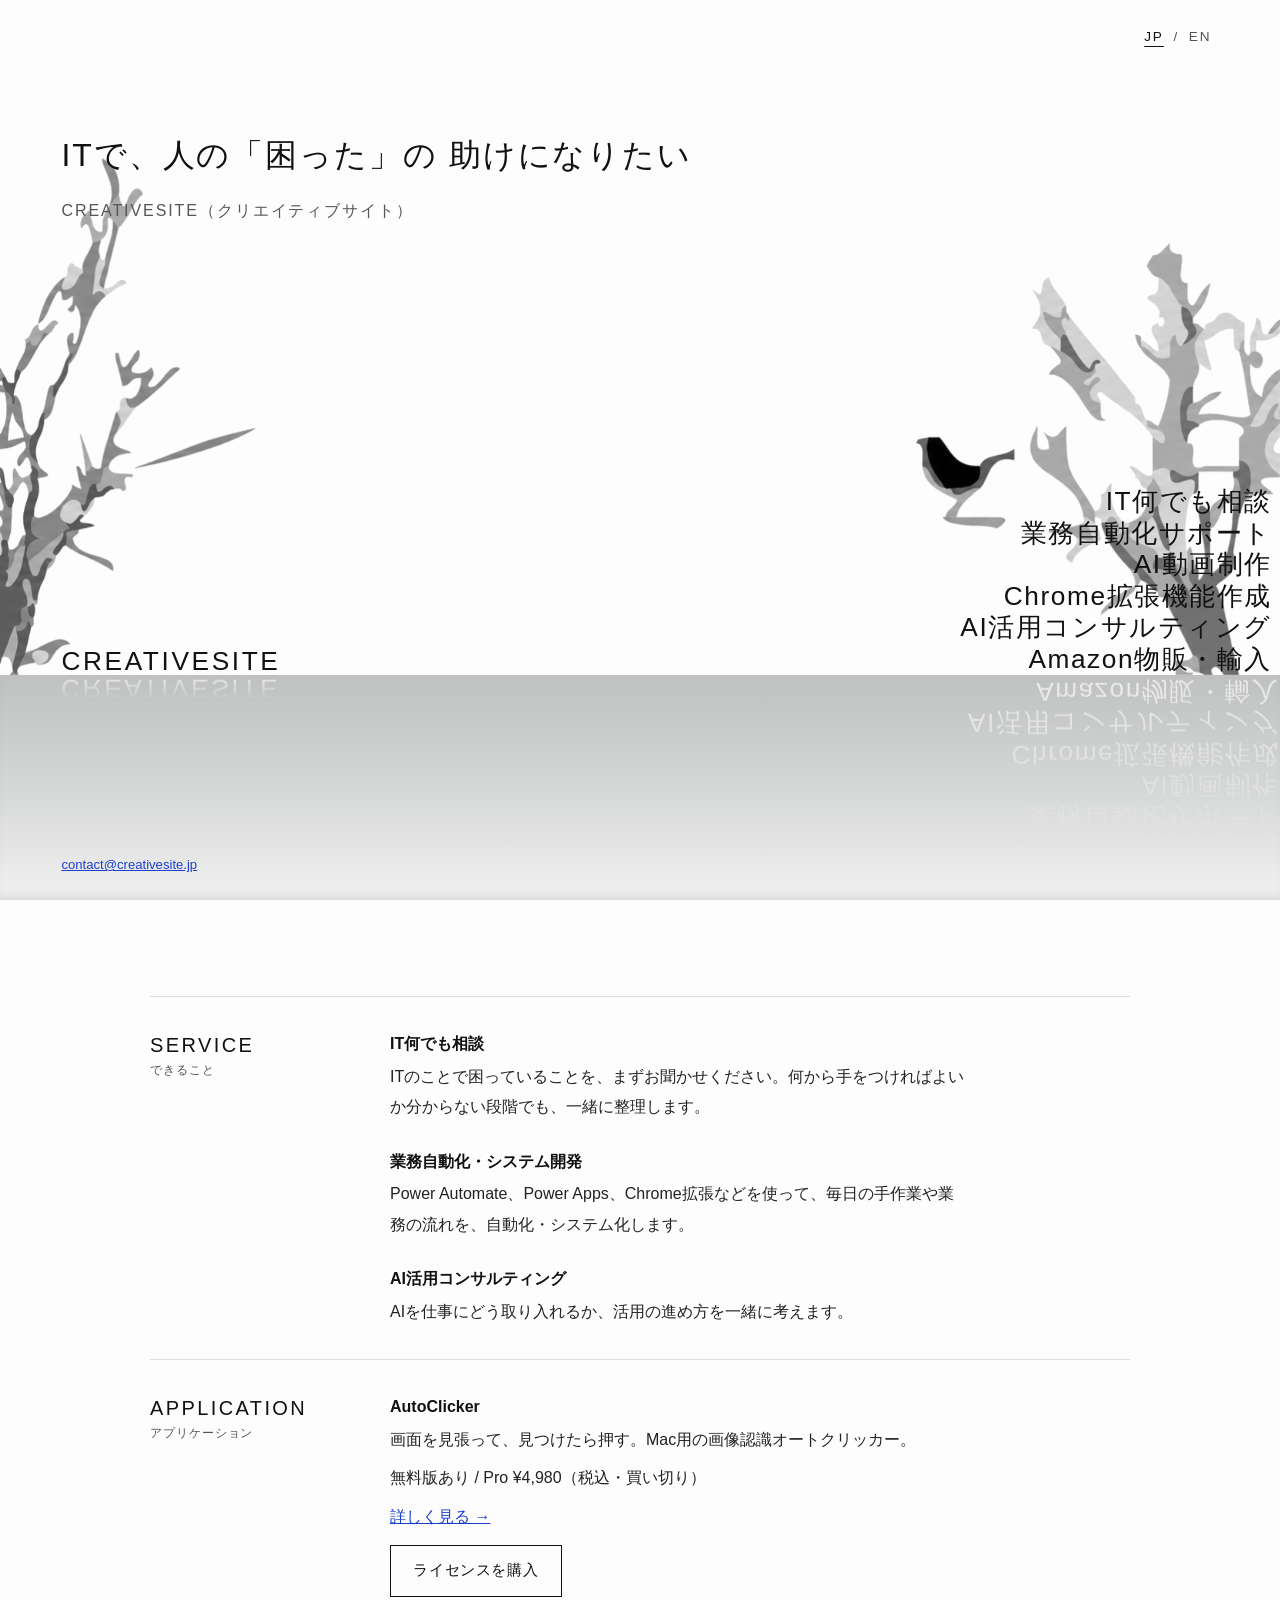
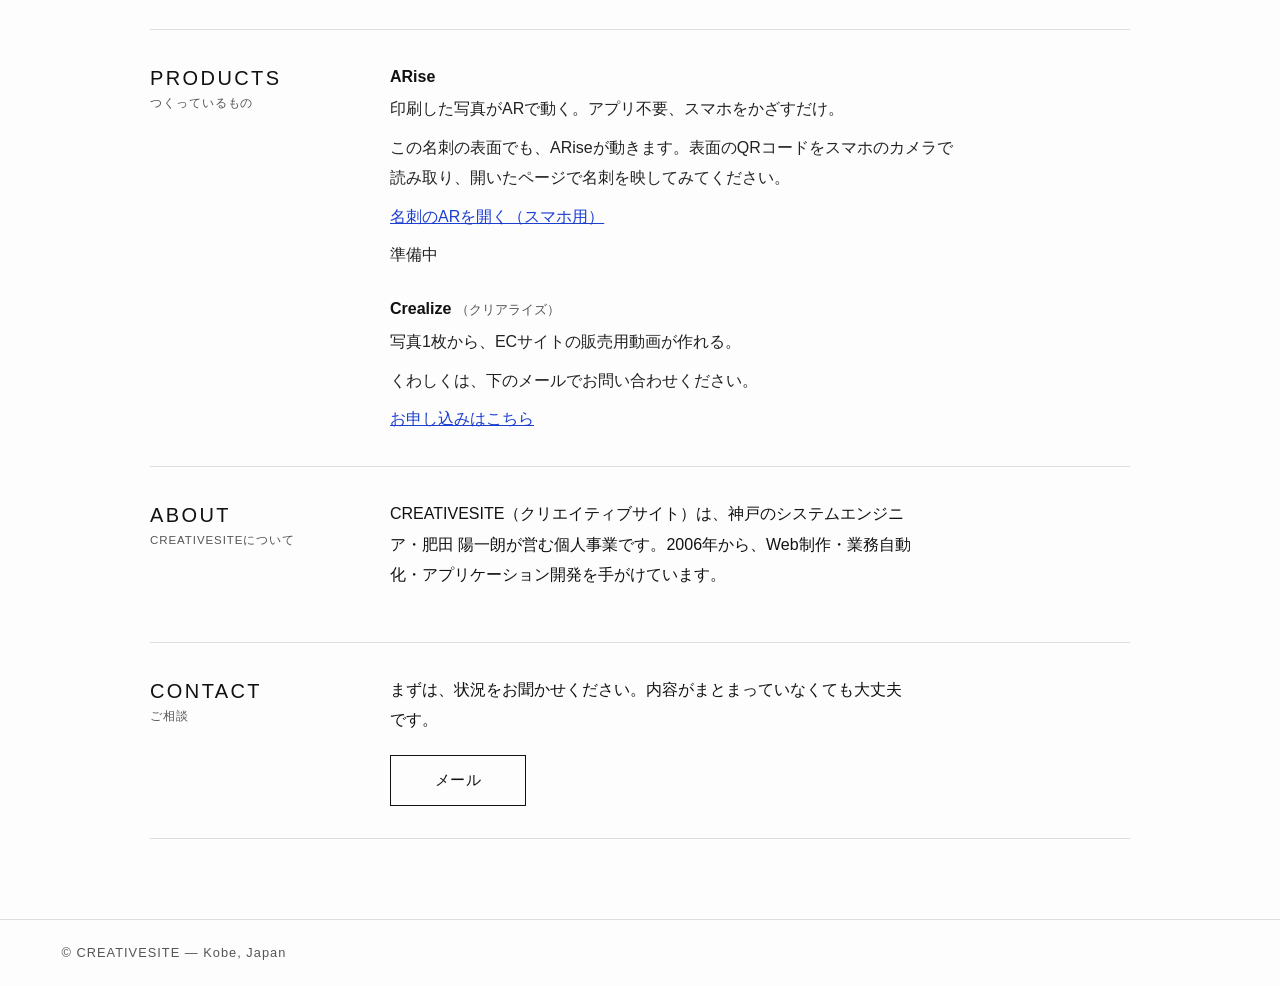
<file: index.html>
<!doctype html>
<html lang="ja">
<head>
<meta charset="utf-8">
<meta name="viewport" content="width=device-width, initial-scale=1">
<!-- Google tag (gtag.js) -->
<script async src="https://www.googletagmanager.com/gtag/js?id=G-5VR844BE9Q"></script>
<script>
  window.dataLayer = window.dataLayer || [];
  function gtag(){dataLayer.push(arguments);}
  gtag('js', new Date());
  gtag('config', 'G-5VR844BE9Q');
</script>
<title>CREATIVESITE（クリエイティブサイト）｜IT相談・業務自動化・AI活用</title>
<meta name="description" content="ITで、人の「困った」の助けになりたい。神戸のIT個人事業。IT何でも相談、業務自動化・システム開発（Power Automate・Power Apps・Chrome拡張）、AI活用コンサルティング。">
<meta name="theme-color" content="#fdfdfd">
<meta property="og:type" content="website">
<meta property="og:locale" content="ja_JP">
<meta property="og:site_name" content="CREATIVESITE">
<meta property="og:title" content="CREATIVESITE（クリエイティブサイト）">
<meta property="og:description" content="ITで、人の「困った」の助けになりたい。">
<meta property="og:url" content="https://www.creativesite.jp/">
<link rel="canonical" href="https://www.creativesite.jp/">
<link rel="icon" href="data:image/svg+xml,%3Csvg xmlns='http://www.w3.org/2000/svg' viewBox='0 0 32 32'%3E%3Crect width='32' height='32' fill='%23fdfdfd'/%3E%3Crect y='20' width='32' height='12' fill='%23c4c5c5'/%3E%3Ctext x='16' y='19' font-family='Arial' font-size='17' font-weight='300' text-anchor='middle' fill='%23111'%3EC%3C/text%3E%3C/svg%3E">
<link rel="stylesheet" href="/assets/i18n.css">
<style>
  :root {
    --paper: #fdfdfd;
    --ink: #111;
    --sub: #555;
    --rule: #dcdddd;
    --floor-top: #bfc0c0;
    --floor-bottom: #f1f1f1;
    --link: #1c3fd0;
    --gutter: clamp(1.25rem, 4.8vw, 6rem);
    --horizon: 25%;

    --thin: "Helvetica Neue", "Segoe UI", "Avenir Next", Helvetica, Arial, "Hiragino Sans", "Yu Gothic", sans-serif;
    --jp: "Hiragino Sans", "Hiragino Kaku Gothic ProN", "Yu Gothic", "YuGothic", "Noto Sans JP", Meiryo, sans-serif;
  }

  *, *::before, *::after { box-sizing: border-box; }
  html { -webkit-text-size-adjust: 100%; }
  body { margin: 0; background: var(--paper); color: var(--ink); font-family: var(--jp); line-height: 1.9; }
  a { color: var(--link); }
  :focus-visible { outline: 3px solid #e0a800; outline-offset: 3px; }

  /* ---------- 1画面目: 白い空と、灰色の床に映る文字 ---------- */
  .stage {
    position: relative;
    height: 100vh;
    height: 100svh;
    min-height: 600px;
    overflow: hidden;
    background: var(--paper);
  }

  /* 背景の木と小鳥(床の上端に立つ。文字より後ろ) */
  .tree {
    position: absolute; bottom: var(--horizon); z-index: 0; width: auto; max-width: none;
    pointer-events: none; user-select: none;
    animation: appear 1.6s ease-out .2s both;
  }
  .tree.left  { left: 0;  height: 57.5vh; height: 57.5svh; }
  .tree.right { right: 0; height: 48vh; height: 48svh; }
  .floor {
    position: absolute; inset: auto 0 0 0; height: var(--horizon);
    background: linear-gradient(180deg, var(--floor-top) 0%, #d8d9d9 55%, var(--floor-bottom) 100%);
    box-shadow: inset 0 -10px 14px -10px rgba(0, 0, 0, .18);
  }

  .tagline {
    position: absolute; left: var(--gutter); top: clamp(3rem, 16vh, 8rem); margin: 0;
    font-family: var(--jp); font-weight: 300;
    font-size: clamp(1.02rem, 2.6vw, 2rem); line-height: 1.7; letter-spacing: .06em;
  }
  .tagline span { display: inline-block; }
  .tagline small { display: block; margin-top: .9rem; font-size: .5em; letter-spacing: .12em; color: var(--sub); }

  .thin {
    font-family: var(--thin); font-weight: 300; text-transform: uppercase;
    font-size: clamp(.95rem, 2.05vw, 1.9rem); letter-spacing: .1em; line-height: 1.02;
  }
  .mark { position: absolute; bottom: var(--horizon); margin: 0; }
  .mark.left  { left: var(--gutter); }
  .mark.right { right: 0; text-align: right; padding-right: max(.5rem, calc(var(--gutter) * .1)); }
  .mark ul { margin: 0; padding: 0; list-style: none; }

  /* 床に映った文字(上下を反転して、下へ向けて消える) */
  .mark .refl {
    position: absolute; left: 0; right: 0; top: 100%;
    transform: scaleY(-1);
    color: #fff;
    -webkit-mask-image: linear-gradient(to top, rgba(0,0,0,.7), transparent 92%);
            mask-image: linear-gradient(to top, rgba(0,0,0,.7), transparent 92%);
    pointer-events: none; user-select: none;
    animation: appear 1.4s ease-out .3s both;
  }
  @keyframes appear { from { opacity: 0; } to { opacity: 1; } }

  .mail {
    position: absolute; left: var(--gutter); bottom: clamp(.9rem, 3vh, 1.6rem); margin: 0;
    font-family: var(--thin); font-size: .82rem; line-height: 1.4;
  }

  /* ---------- 2画面目以降: 内容 ---------- */
  .info { width: min(980px, 100% - 2.5rem); margin: 0 auto; padding: clamp(3rem, 9vw, 6rem) 0 clamp(3rem, 8vw, 5rem); }
  .sec { display: grid; grid-template-columns: minmax(9rem, 13rem) 1fr; column-gap: 2rem; padding: 2rem 0; border-top: 1px solid var(--rule); }
  .sec:last-child { border-bottom: 1px solid var(--rule); }
  .sec h2 {
    margin: 0; font-family: var(--thin); font-weight: 300; text-transform: uppercase;
    font-size: 1.25rem; letter-spacing: .12em; line-height: 1.6;
  }
  .sec h2 small { display: block; font-family: var(--jp); font-size: .72rem; letter-spacing: .08em; color: var(--sub); text-transform: none; }
  dl { margin: 0; }
  dl > div + div { margin-top: 1.5rem; }
  dt { font-weight: 600; }
  dt small { font-weight: 400; color: var(--sub); }
  dd { margin: .15rem 0 0; max-width: 36em; color: #222; }
  dd p { margin: 0; }
  dd p + p { margin-top: .5rem; }
  p, dd { line-break: strict; text-wrap: pretty; }

  .links { display: flex; flex-wrap: wrap; gap: .7rem; margin: 0; padding: 0; list-style: none; }
  .links a {
    display: inline-block; padding: .65rem 1.4rem; min-width: 8.5rem; text-align: center;
    color: var(--ink); text-decoration: none; border: 1px solid var(--ink);
    font-size: .95rem; letter-spacing: .04em;
    transition: background-color .15s, color .15s;
  }
  .links a:hover { background: var(--ink); color: #fff; }
  .soon { display: inline-block; padding: .65rem 1.4rem; min-width: 8.5rem; text-align: center; border: 1px dashed #aaa; color: #777; font-size: .95rem; cursor: not-allowed; }
  .soon small { display: block; font-size: .72rem; letter-spacing: .08em; }
  dd .links { margin-top: .8rem; }
  .contact-note { margin: 0 0 1.2rem; max-width: 34em; }

  footer { border-top: 1px solid var(--rule); padding: 1.3rem var(--gutter); font-family: var(--thin); font-weight: 300; font-size: .8rem; letter-spacing: .08em; color: var(--sub); }
  footer p { margin: 0; }

  /* ---------- 言語切り替え(ボタンの見た目は /assets/i18n.css) ---------- */
  .stage .lang { position: absolute; top: clamp(.6rem, 2.4vh, 1.4rem); right: var(--gutter); z-index: 2; }
  html[lang="en"] .tagline { font-family: var(--thin); }
  html[lang="en"] .tagline { letter-spacing: .03em; }
  html[lang="en"] dd { color: #333; }
  /* 日本語のサービス一覧: 行間を少し広げ、英字は大文字にしない */
  html[lang="ja"] .mark.right { text-transform: none; letter-spacing: .06em; line-height: 1.2; }

  @media (max-width: 720px) {
    .sec { grid-template-columns: 1fr; row-gap: 1rem; }
    .thin { letter-spacing: .05em; font-size: clamp(.8rem, 3.6vw, 1rem); }
    :root { --horizon: 27%; }
    .tree.left  { height: min(255px, 34svh); }
    .tree.right { height: min(212px, 28svh); }
  }
  @media (prefers-reduced-motion: reduce) {
    .mark .refl, .tree { animation: none; }
    .links a { transition: none; }
  }
</style>
</head>
<body>

<header class="stage">
  <img class="tree left" src="/assets/tree-left.png" width="332" height="672" alt="" aria-hidden="true" decoding="async">
  <img class="tree right" src="/assets/tree-right-bird.png" width="474" height="562" alt="" aria-hidden="true" decoding="async">

  <div class="lang" data-lang-switch></div>

  <p class="tagline" data-i18n="tagline"><span>ITで、人の「困った」の</span> <span>助けになりたい</span><small>CREATIVESITE（クリエイティブサイト）</small></p>

  <div class="floor" aria-hidden="true"></div>

  <h1 class="mark left thin" aria-label="CREATIVESITE（クリエイティブサイト）" data-i18n-attr="aria-label:h1">
    <span data-flap>CREATIVESITE</span>
    <span class="refl" aria-hidden="true" data-flap>CREATIVESITE</span>
  </h1>

  <div class="mark right thin">
    <ul data-i18n="hero.list">
      <li>IT何でも相談</li>
      <li>業務自動化サポート</li>
      <li>AI動画制作</li>
      <li>Chrome拡張機能作成</li>
      <li>AI活用コンサルティング</li>
      <li>Amazon物販・輸入</li>
    </ul>
    <ul class="refl" aria-hidden="true" data-i18n="hero.list">
      <li>IT何でも相談</li>
      <li>業務自動化サポート</li>
      <li>AI動画制作</li>
      <li>Chrome拡張機能作成</li>
      <li>AI活用コンサルティング</li>
      <li>Amazon物販・輸入</li>
    </ul>
  </div>

  <p class="mail"><a href="mailto:contact@creativesite.jp" data-flap>contact@creativesite.jp</a></p>
</header>

<main class="info">

  <section class="sec" aria-labelledby="service">
    <h2 id="service" data-i18n="svc.h">Service<small>できること</small></h2>
    <dl>
      <div>
        <dt data-i18n="svc.1.t">IT何でも相談</dt>
        <dd><p data-i18n="svc.1.d">ITのことで困っていることを、まずお聞かせください。何から手をつければよいか分からない段階でも、一緒に整理します。</p></dd>
      </div>
      <div>
        <dt data-i18n="svc.2.t">業務自動化・システム開発</dt>
        <dd><p data-i18n="svc.2.d">Power Automate、Power Apps、Chrome拡張などを使って、毎日の手作業や業務の流れを、自動化・システム化します。</p></dd>
      </div>
      <div>
        <dt data-i18n="svc.3.t">AI活用コンサルティング</dt>
        <dd><p data-i18n="svc.3.d">AIを仕事にどう取り入れるか、活用の進め方を一緒に考えます。</p></dd>
      </div>
    </dl>
  </section>

  <section class="sec" aria-labelledby="application">
    <h2 id="application" data-i18n="app.h">Application<small>アプリケーション</small></h2>
    <dl>
      <div>
        <dt data-flap>AutoClicker</dt>
        <dd>
          <p data-i18n="app.ac.d">画面を見張って、見つけたら押す。Mac用の画像認識オートクリッカー。</p>
          <p data-i18n="app.ac.price">無料版あり / Pro ¥4,980（税込・買い切り）</p>
          <p><a href="/autoclicker/" data-i18n="app.ac.more">詳しく見る →</a></p>
          <ul class="links">
            <li><a href="/autoclicker/#plans" data-i18n="app.ac.buy">ライセンスを購入</a></li>
          </ul>
        </dd>
      </div>
    </dl>
  </section>

  <section class="sec" aria-labelledby="products">
    <h2 id="products" data-i18n="prd.h">Products<small>つくっているもの</small></h2>
    <dl>
      <div>
        <dt data-flap>ARise</dt>
        <dd>
          <p data-i18n="prd.ar.d">印刷した写真がARで動く。アプリ不要、スマホをかざすだけ。</p>
          <p data-i18n="prd.ar.card">この名刺の表面でも、ARiseが動きます。表面のQRコードをスマホのカメラで読み取り、開いたページで名刺を映してみてください。</p>
          <p><a href="https://ar.creativesite.jp/" data-i18n="prd.ar.link">名刺のARを開く（スマホ用）</a></p>
          <p data-i18n="prd.ar.soon">準備中</p>
        </dd>
      </div>
      <div>
        <dt data-i18n="prd.cr.t">Crealize <small>（クリアライズ）</small></dt>
        <dd>
          <p data-i18n="prd.cr.d">写真1枚から、ECサイトの販売用動画が作れる。</p>
          <p data-i18n="prd.cr.ask">くわしくは、下のメールでお問い合わせください。</p>
          <p><a href="https://creativesite.jp/crealize/apply/" data-i18n="prd.cr.apply">お申し込みはこちら</a></p>
        </dd>
      </div>
    </dl>
  </section>

  <section class="sec" aria-labelledby="about">
    <h2 id="about" data-i18n="abt.h">About<small>CREATIVESITEについて</small></h2>
    <div>
      <p class="contact-note" data-i18n="abt.d">CREATIVESITE（クリエイティブサイト）は、神戸のシステムエンジニア・肥田 陽一朗が営む個人事業です。2006年から、Web制作・業務自動化・アプリケーション開発を手がけています。</p>
    </div>
  </section>

  <section class="sec" aria-labelledby="contact">
    <h2 id="contact" data-i18n="cnt.h">Contact<small>ご相談</small></h2>
    <div>
      <p class="contact-note" data-i18n="cnt.d">まずは、状況をお聞かせください。内容がまとまっていなくても大丈夫です。</p>
      <ul class="links">
        <li><a href="mailto:contact@creativesite.jp" data-i18n="cnt.mail">メール</a></li>
      </ul>
    </div>
  </section>

</main>

<footer>
  <p data-flap>&copy; CREATIVESITE &mdash; Kobe, Japan</p>
</footer>

<script>
/* 英語の文章(日本語はページに書かれている内容をそのまま使う) */
window.I18N_EN = {
  title: 'CREATIVESITE | IT Consulting, Business Automation & AI Adoption',
  desc: 'CREATIVESITE is a solo-operated IT practice in Kobe, Japan. IT consulting, business automation with Power Automate / Power Apps, and AI adoption support for small businesses and solopreneurs.',
  h1: 'CREATIVESITE',
  'hero.list': '<li>IT Consulting</li><li>Automation Support</li><li>AI Video Production</li><li>Chrome Extension Development</li><li>AI Consulting</li><li>Amazon Retail &amp; Import</li>',
  tagline: '<span>We want to help people</span> <span>out of their IT troubles.</span><small>CREATIVESITE — Kobe, Japan</small>',
  'svc.h': 'Services<small>What we do</small>',
  'svc.1.t': 'IT Consulting',
  'svc.1.d': 'Tell us what is troubling you about IT. Even if you do not yet know where to start, we will work through it together and map out the next steps.',
  'svc.2.t': 'Business Automation &amp; System Development',
  'svc.2.d': 'Using tools such as Power Automate, Power Apps, and Chrome extensions, we automate and systematize everyday manual work and business workflows.',
  'svc.3.t': 'AI Adoption Consulting',
  'svc.3.d': 'We help you work out how to bring AI into your work, and how to move adoption forward in a practical way.',
  'app.h': 'Application<small>Our app</small>',
  'app.ac.d': 'An image-recognition auto clicker for Mac — it watches the screen and clicks when it finds what you are looking for.',
  'app.ac.price': 'Free version available / Pro ¥4,980 (tax incl., one-time purchase)',
  'app.ac.more': 'Learn more →',
  'app.ac.buy': 'Buy a license',
  'prd.h': 'Products<small>What we are building</small>',
  'prd.ar.d': 'Printed photos come alive in AR. No app required — just hold up your smartphone.',
  'prd.ar.card': 'ARise also works on the front of this business card. Scan the QR code on the front with your smartphone camera, then point the camera at the card on the page that opens.',
  'prd.ar.link': 'Open the business card AR (for smartphones)',
  'prd.ar.soon': 'Coming soon',
  'prd.cr.t': 'Crealize',
  'prd.cr.d': 'Create e-commerce sales videos from a single photo.',
  'prd.cr.ask': 'For details, please contact us by email below.',
  'prd.cr.apply': 'Apply here (Japanese)',
  'abt.h': 'About<small>Who we are</small>',
  'abt.d': 'CREATIVESITE is a sole proprietorship operated by Yoichiro Hida, a systems engineer based in Kobe, Japan, providing web production, business automation, and application development services since 2006.',
  'cnt.h': 'Contact<small>Get in touch</small>',
  'cnt.d': 'First, tell us about your situation — it is fine if your ideas are not yet organized.',
  'cnt.mail': 'Email'
};
</script>
<script src="/assets/i18n.js"></script>

</body>
</html>
</file>
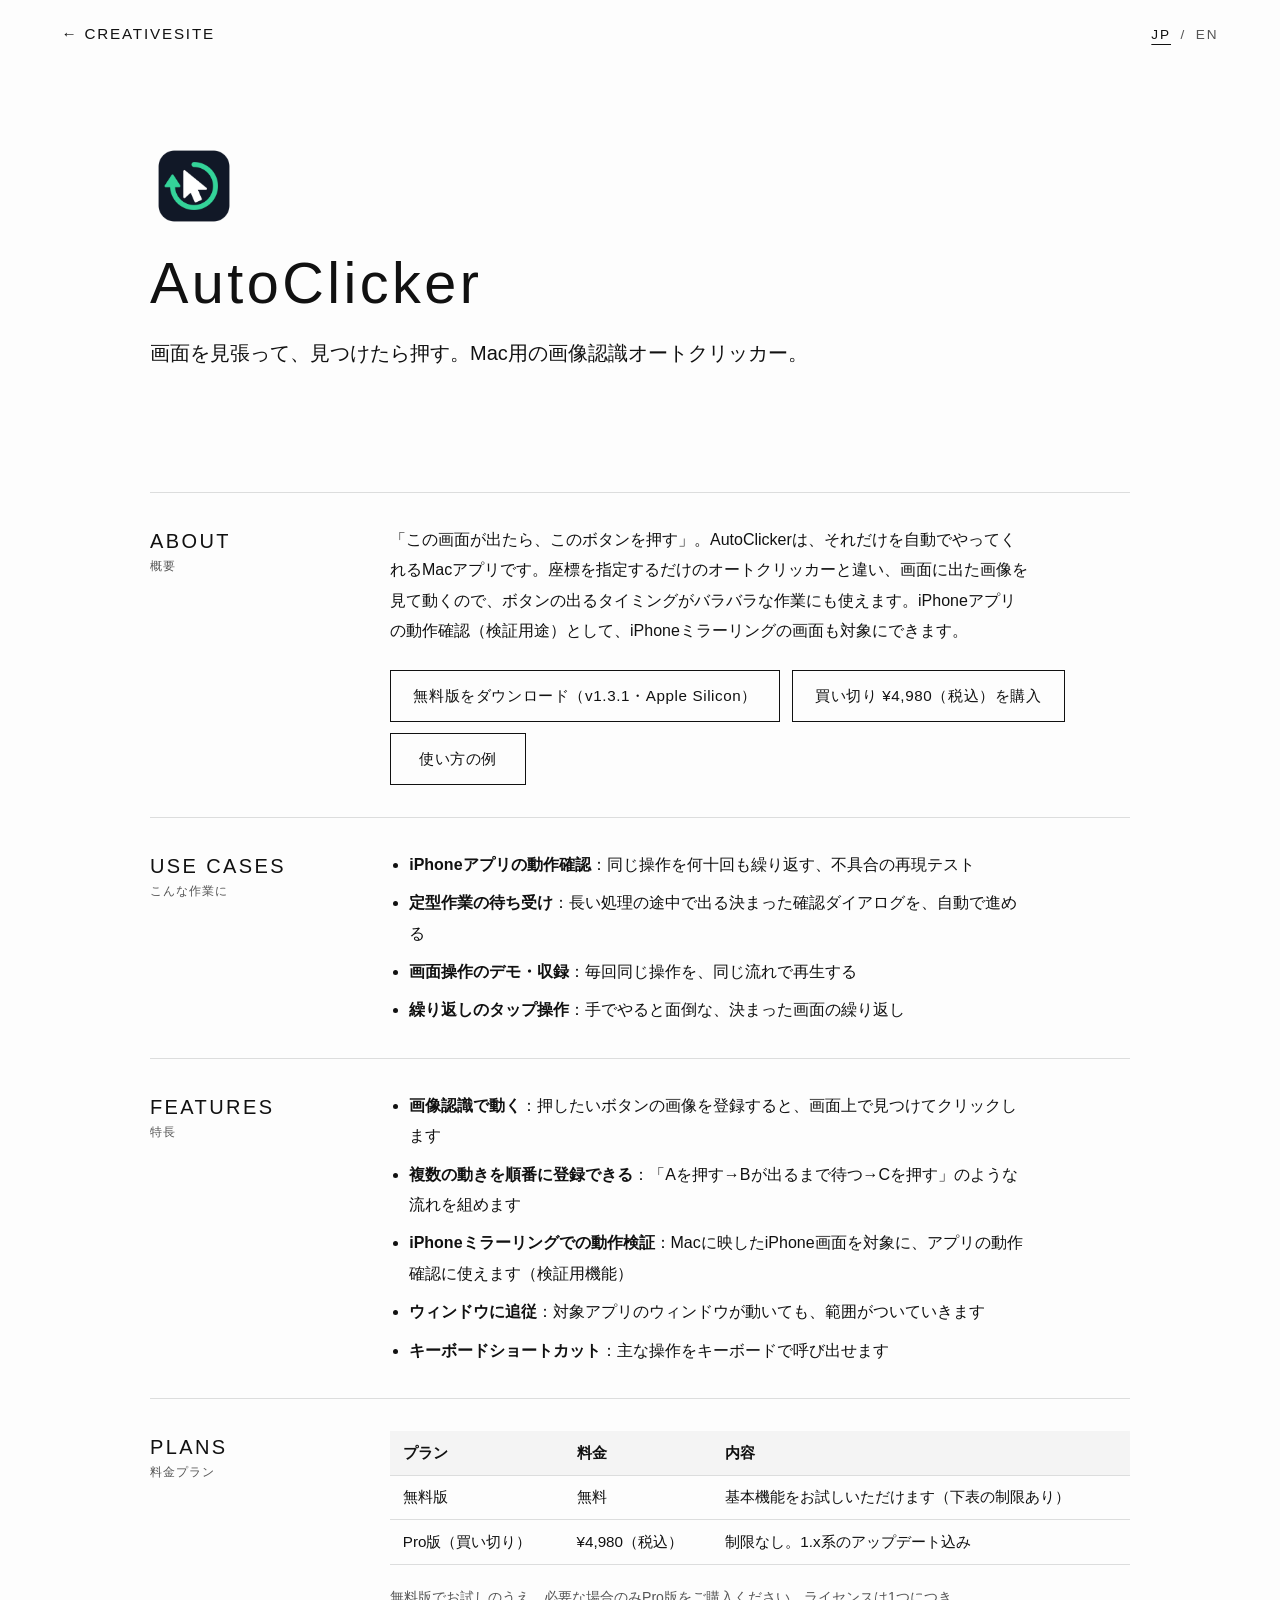
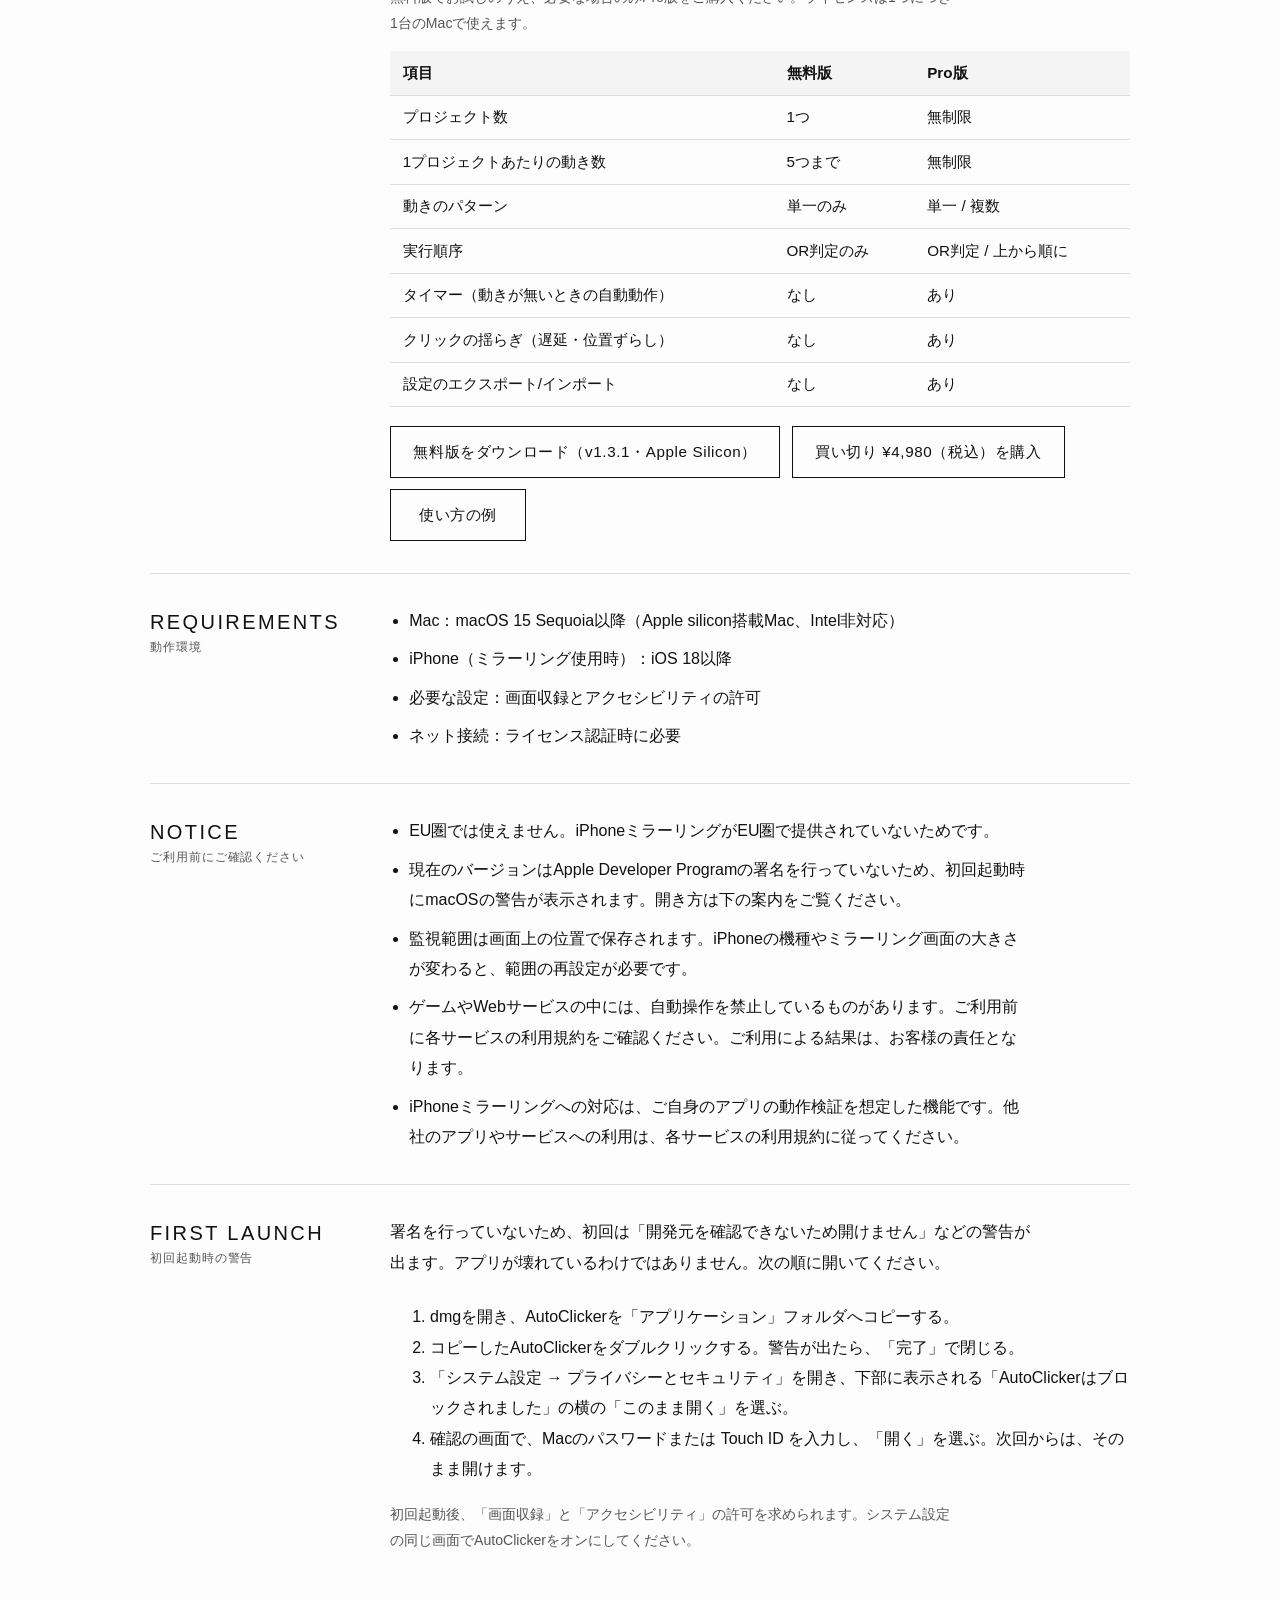
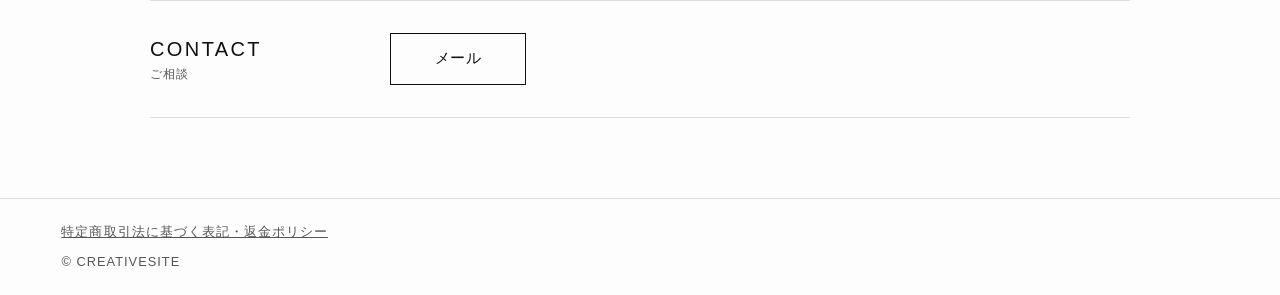
<file: autoclicker/index.html>
<!doctype html>
<html lang="ja">
<head>
<meta charset="utf-8">
<meta name="viewport" content="width=device-width, initial-scale=1">
<!-- Google tag (gtag.js) -->
<script async src="https://www.googletagmanager.com/gtag/js?id=G-5VR844BE9Q"></script>
<script>
  window.dataLayer = window.dataLayer || [];
  function gtag(){dataLayer.push(arguments);}
  gtag('js', new Date());
  gtag('config', 'G-5VR844BE9Q');
</script>
<title>AutoClicker｜画像認識オートクリッカー（Mac）｜CREATIVESITE</title>
<meta name="description" content="画面を見張って、見つけたら押す。Mac用の画像認識オートクリッカー AutoClicker。無料版あり、Pro版は買い切り¥4,980（税込）。">
<meta name="theme-color" content="#fdfdfd">
<meta property="og:type" content="website">
<meta property="og:locale" content="ja_JP">
<meta property="og:site_name" content="CREATIVESITE">
<meta property="og:title" content="AutoClicker｜CREATIVESITE">
<meta property="og:description" content="画面を見張って、見つけたら押す。Mac用の画像認識オートクリッカー。">
<meta property="og:url" content="https://www.creativesite.jp/autoclicker/">
<link rel="canonical" href="https://www.creativesite.jp/autoclicker/">
<link rel="icon" type="image/png" href="/autoclicker/favicon.png">
<link rel="apple-touch-icon" href="/autoclicker/apple-touch-icon.png">
<meta property="og:image" content="https://www.creativesite.jp/autoclicker/icon-512.png">
<link rel="stylesheet" href="/assets/i18n.css">
<style>
  :root {
    --paper: #fdfdfd;
    --ink: #111;
    --sub: #555;
    --rule: #dcdddd;
    --floor-top: #bfc0c0;
    --floor-bottom: #f1f1f1;
    --link: #1c3fd0;
    --gutter: clamp(1.25rem, 4.8vw, 6rem);
    --horizon: 25%;

    --thin: "Helvetica Neue", "Segoe UI", "Avenir Next", Helvetica, Arial, "Hiragino Sans", "Yu Gothic", sans-serif;
    --jp: "Hiragino Sans", "Hiragino Kaku Gothic ProN", "Yu Gothic", "YuGothic", "Noto Sans JP", Meiryo, sans-serif;
  }

  *, *::before, *::after { box-sizing: border-box; }
  html { -webkit-text-size-adjust: 100%; }
  body { margin: 0; background: var(--paper); color: var(--ink); font-family: var(--jp); line-height: 1.9; }
  a { color: var(--link); }
  :focus-visible { outline: 3px solid #e0a800; outline-offset: 3px; }

  /* ---------- 2画面目以降: 内容 ---------- */
  .info { width: min(980px, 100% - 2.5rem); margin: 0 auto; padding: clamp(3rem, 9vw, 6rem) 0 clamp(3rem, 8vw, 5rem); }
  .sec { display: grid; grid-template-columns: minmax(9rem, 13rem) 1fr; column-gap: 2rem; padding: 2rem 0; border-top: 1px solid var(--rule); }
  .sec:last-child { border-bottom: 1px solid var(--rule); }
  .sec h2 {
    margin: 0; font-family: var(--thin); font-weight: 300; text-transform: uppercase;
    font-size: 1.25rem; letter-spacing: .12em; line-height: 1.6;
  }
  .sec h2 small { display: block; font-family: var(--jp); font-size: .72rem; letter-spacing: .08em; color: var(--sub); text-transform: none; }
  dl { margin: 0; }
  dl > div + div { margin-top: 1.5rem; }
  dt { font-weight: 600; }
  dt small { font-weight: 400; color: var(--sub); }
  dd { margin: .15rem 0 0; max-width: 36em; color: #222; }
  dd p { margin: 0; }
  dd p + p { margin-top: .5rem; }
  p, dd { line-break: strict; text-wrap: pretty; }

  .links { display: flex; flex-wrap: wrap; gap: .7rem; margin: 0; padding: 0; list-style: none; }
  .links a {
    display: inline-block; padding: .65rem 1.4rem; min-width: 8.5rem; text-align: center;
    color: var(--ink); text-decoration: none; border: 1px solid var(--ink);
    font-size: .95rem; letter-spacing: .04em;
    transition: background-color .15s, color .15s;
  }
  .links a:hover { background: var(--ink); color: #fff; }
  .contact-note { margin: 0 0 1.2rem; max-width: 34em; }

  footer { border-top: 1px solid var(--rule); padding: 1.3rem var(--gutter); font-family: var(--thin); font-weight: 300; font-size: .8rem; letter-spacing: .08em; color: var(--sub); }
  footer p { margin: 0; }
  footer p + p { margin-top: .4rem; }
  footer a { color: var(--sub); }

  @media (max-width: 720px) {
    .sec { grid-template-columns: 1fr; row-gap: 1rem; }
    
  }
  @media (prefers-reduced-motion: reduce) {
    .links a { transition: none; }
  }

  .top { padding: 1.2rem var(--gutter); font-family: var(--thin); font-weight: 300; letter-spacing: .12em; text-transform: uppercase; font-size: .95rem; }
  .top a { color: var(--ink); text-decoration: none; }
  .hero { width: min(980px, 100% - 2.5rem); margin: 0 auto; padding: clamp(2rem, 7vw, 4.5rem) 0 1.5rem; }
  .hero .app-icon { display: block; width: 88px; height: 88px; border-radius: 20px; margin: 0 0 1.2rem; }
  .hero h1 { margin: 0; font-family: var(--thin); font-weight: 300; font-size: clamp(2rem, 6vw, 3.6rem); letter-spacing: .06em; line-height: 1.2; }
  .hero p { margin: 1rem 0 0; font-size: clamp(1rem, 2.2vw, 1.25rem); font-weight: 300; }
  .lead { max-width: 40em; margin: 0 0 1.5rem; }
  ul.plain { margin: 0; padding-left: 1.2em; max-width: 40em; }
  ul.plain li + li { margin-top: .5rem; }
  .tbl { overflow-x: auto; margin: 0 0 1.2rem; }
  table { border-collapse: collapse; width: 100%; min-width: 24rem; font-size: .95rem; }
  th, td { text-align: left; padding: .6rem .8rem; border-bottom: 1px solid var(--rule); vertical-align: top; line-height: 1.6; }
  th { font-weight: 600; background: #f4f4f4; }
  .soon { display: inline-block; padding: .65rem 1.4rem; min-width: 8.5rem; text-align: center; border: 1px dashed #aaa; color: #777; font-size: .95rem; cursor: not-allowed; }
  .soon small { display: block; font-size: .72rem; letter-spacing: .08em; }
  .sec > * { min-width: 0; }
  .note { font-size: .88rem; color: var(--sub); max-width: 40em; }

</style>
</head>
<body>

<div class="top topbar"><a href="/">&larr; CREATIVESITE</a><div class="lang" data-lang-switch></div></div>

<header class="hero">
  <img class="app-icon" src="/autoclicker/icon-512.png" width="88" height="88" alt="AutoClicker のアイコン" data-i18n-attr="alt:icon.alt">
  <h1>AutoClicker</h1>
  <p data-i18n="hero">画面を見張って、見つけたら押す。Mac用の画像認識オートクリッカー。</p>
</header>

<main class="info">

  <section class="sec" aria-labelledby="about" data-i18n="sec.about">
    <h2 id="about">About<small>概要</small></h2>
    <div>
      <p class="lead">「この画面が出たら、このボタンを押す」。AutoClickerは、それだけを自動でやってくれるMacアプリです。座標を指定するだけのオートクリッカーと違い、画面に出た画像を見て動くので、ボタンの出るタイミングがバラバラな作業にも使えます。iPhoneアプリの動作確認（検証用途）として、iPhoneミラーリングの画面も対象にできます。</p>
      <ul class="links"><li><a href="https://github.com/hidayoichiro-droid/creativesite-www/releases/download/v1.3.1/AutoClicker-1.3.1.dmg">無料版をダウンロード（v1.3.1・Apple Silicon）</a></li><li><a href="/autoclicker/buy/">買い切り ¥4,980（税込）を購入</a></li><li><a href="/autoclicker/guide/">使い方の例</a></li></ul>
    </div>
  </section>

  <section class="sec" aria-labelledby="uses" data-i18n="sec.uses">
    <h2 id="uses">Use Cases<small>こんな作業に</small></h2>
    <ul class="plain">
      <li><strong>iPhoneアプリの動作確認</strong>：同じ操作を何十回も繰り返す、不具合の再現テスト</li>
      <li><strong>定型作業の待ち受け</strong>：長い処理の途中で出る決まった確認ダイアログを、自動で進める</li>
      <li><strong>画面操作のデモ・収録</strong>：毎回同じ操作を、同じ流れで再生する</li>
      <li><strong>繰り返しのタップ操作</strong>：手でやると面倒な、決まった画面の繰り返し</li>
    </ul>
  </section>

  <section class="sec" aria-labelledby="features" data-i18n="sec.features">
    <h2 id="features">Features<small>特長</small></h2>
    <ul class="plain">
      <li><strong>画像認識で動く</strong>：押したいボタンの画像を登録すると、画面上で見つけてクリックします</li>
      <li><strong>複数の動きを順番に登録できる</strong>：「Aを押す→Bが出るまで待つ→Cを押す」のような流れを組めます</li>
      <li><strong>iPhoneミラーリングでの動作検証</strong>：Macに映したiPhone画面を対象に、アプリの動作確認に使えます（検証用機能）</li>
      <li><strong>ウィンドウに追従</strong>：対象アプリのウィンドウが動いても、範囲がついていきます</li>
      <li><strong>キーボードショートカット</strong>：主な操作をキーボードで呼び出せます</li>
    </ul>
  </section>

  <section class="sec" aria-labelledby="plans" data-i18n="sec.plans">
    <h2 id="plans">Plans<small>料金プラン</small></h2>
    <div>
      <div class="tbl"><table>
        <thead><tr><th>プラン</th><th>料金</th><th>内容</th></tr></thead>
        <tbody>
          <tr><td>無料版</td><td>無料</td><td>基本機能をお試しいただけます（下表の制限あり）</td></tr>
          <tr><td>Pro版（買い切り）</td><td>¥4,980（税込）</td><td>制限なし。1.x系のアップデート込み</td></tr>
        </tbody>
      </table></div>
      <p class="note">無料版でお試しのうえ、必要な場合のみPro版をご購入ください。ライセンスは1つにつき1台のMacで使えます。</p>
      <div class="tbl"><table>
        <thead><tr><th>項目</th><th>無料版</th><th>Pro版</th></tr></thead>
        <tbody>
          <tr><td>プロジェクト数</td><td>1つ</td><td>無制限</td></tr>
          <tr><td>1プロジェクトあたりの動き数</td><td>5つまで</td><td>無制限</td></tr>
          <tr><td>動きのパターン</td><td>単一のみ</td><td>単一 / 複数</td></tr>
          <tr><td>実行順序</td><td>OR判定のみ</td><td>OR判定 / 上から順に</td></tr>
          <tr><td>タイマー（動きが無いときの自動動作）</td><td>なし</td><td>あり</td></tr>
          <tr><td>クリックの揺らぎ（遅延・位置ずらし）</td><td>なし</td><td>あり</td></tr>
          <tr><td>設定のエクスポート/インポート</td><td>なし</td><td>あり</td></tr>
        </tbody>
      </table></div>
      <ul class="links"><li><a href="https://github.com/hidayoichiro-droid/creativesite-www/releases/download/v1.3.1/AutoClicker-1.3.1.dmg">無料版をダウンロード（v1.3.1・Apple Silicon）</a></li><li><a href="/autoclicker/buy/">買い切り ¥4,980（税込）を購入</a></li><li><a href="/autoclicker/guide/">使い方の例</a></li></ul>
    </div>
  </section>

  <section class="sec" aria-labelledby="req" data-i18n="sec.req">
    <h2 id="req">Requirements<small>動作環境</small></h2>
    <ul class="plain">
      <li>Mac：macOS 15 Sequoia以降（Apple silicon搭載Mac、Intel非対応）</li>
      <li>iPhone（ミラーリング使用時）：iOS 18以降</li>
      <li>必要な設定：画面収録とアクセシビリティの許可</li>
      <li>ネット接続：ライセンス認証時に必要</li>
    </ul>
  </section>

  <section class="sec" aria-labelledby="notice" data-i18n="sec.notice">
    <h2 id="notice">Notice<small>ご利用前にご確認ください</small></h2>
    <ul class="plain">
      <li>EU圏では使えません。iPhoneミラーリングがEU圏で提供されていないためです。</li>
      <li>現在のバージョンはApple Developer Programの署名を行っていないため、初回起動時にmacOSの警告が表示されます。開き方は下の案内をご覧ください。</li>
      <li>監視範囲は画面上の位置で保存されます。iPhoneの機種やミラーリング画面の大きさが変わると、範囲の再設定が必要です。</li>
      <li>ゲームやWebサービスの中には、自動操作を禁止しているものがあります。ご利用前に各サービスの利用規約をご確認ください。ご利用による結果は、お客様の責任となります。</li>
      <li>iPhoneミラーリングへの対応は、ご自身のアプリの動作検証を想定した機能です。他社のアプリやサービスへの利用は、各サービスの利用規約に従ってください。</li>
    </ul>
  </section>

  <section class="sec" aria-labelledby="gatekeeper" data-i18n="sec.gatekeeper">
    <h2 id="gatekeeper">First Launch<small>初回起動時の警告</small></h2>
    <div>
      <p class="lead">署名を行っていないため、初回は「開発元を確認できないため開けません」などの警告が出ます。アプリが壊れているわけではありません。次の順に開いてください。</p>
      <ol class="plain">
        <li>dmgを開き、AutoClickerを「アプリケーション」フォルダへコピーする。</li>
        <li>コピーしたAutoClickerをダブルクリックする。警告が出たら、「完了」で閉じる。</li>
        <li>「システム設定 → プライバシーとセキュリティ」を開き、下部に表示される「AutoClickerはブロックされました」の横の「このまま開く」を選ぶ。</li>
        <li>確認の画面で、Macのパスワードまたは Touch ID を入力し、「開く」を選ぶ。次回からは、そのまま開けます。</li>
      </ol>
      <p class="note">初回起動後、「画面収録」と「アクセシビリティ」の許可を求められます。システム設定の同じ画面でAutoClickerをオンにしてください。</p>
    </div>
  </section>

  <section class="sec" aria-labelledby="contact" data-i18n="sec.contact">
    <h2 id="contact">Contact<small>ご相談</small></h2>
    <ul class="links"><li><a href="mailto:info@creativesite.jp">メール</a></li></ul>
  </section>

</main>

<footer>
  <p><a href="/autoclicker/legal/" data-i18n="foot.legal">特定商取引法に基づく表記・返金ポリシー</a></p>
  <p>&copy; CREATIVESITE</p>
</footer>
<script>
/* 英語の文章(日本語はページに書かれている内容をそのまま使う) */
window.I18N_EN = {
  "title": "AutoClicker | Image-Recognition Auto Clicker for Mac | CREATIVESITE",
  "desc": "AutoClicker watches your screen and clicks when it finds what you are looking for — an image-recognition auto clicker for Mac. Free version available; Pro is a one-time purchase of ¥4,980 (tax incl.).",
  "icon.alt": "AutoClicker icon",
  "hero": "Watches the screen and clicks when it finds what you are looking for. An image-recognition auto clicker for Mac.",
  "foot.legal": "Legal Notice &amp; Refund Policy",
  "sec.about": "\n    <h2 id=\"about\">About<small>Overview<\/small><\/h2>\n    <div>\n      <p class=\"lead\">“When this appears on screen, click this button.” AutoClicker is a Mac app that does exactly that, automatically. Unlike auto clickers that only click fixed coordinates, it looks at images on the screen, so it works even when buttons appear at unpredictable times. For testing iPhone apps, it can also work on the iPhone Mirroring screen.<\/p>\n      <p class=\"note\">The app’s interface is in Japanese only.<\/p>\n      <ul class=\"links\"><li><a href=\"https://github.com/hidayoichiro-droid/creativesite-www/releases/download/v1.3.1/AutoClicker-1.3.1.dmg\">Download free version (v1.3.1, Apple silicon)<\/a><\/li><li><a href=\"/autoclicker/buy/\">Buy for ¥4,980 (tax incl., one-time)<\/a><\/li><li><a href=\"/autoclicker/guide/\">Usage examples<\/a><\/li><\/ul>\n    <\/div>\n  ",
  "sec.uses": "\n    <h2 id=\"uses\">Use Cases<small>Good for<\/small><\/h2>\n    <ul class=\"plain\">\n      <li><strong>Testing iPhone apps<\/strong>: reproducing bugs that require repeating the same steps dozens of times<\/li>\n      <li><strong>Waiting on routine tasks<\/strong>: automatically confirming the standard dialogs that appear during long processes<\/li>\n      <li><strong>Demos and screen recordings<\/strong>: replaying the same operations in the same order every time<\/li>\n      <li><strong>Repetitive taps<\/strong>: repeated actions on a fixed screen that are tedious to do by hand<\/li>\n    <\/ul>\n  ",
  "sec.features": "\n    <h2 id=\"features\">Features<small>Highlights<\/small><\/h2>\n    <ul class=\"plain\">\n      <li><strong>Works by image recognition<\/strong>: register an image of the button you want to press, and it finds and clicks it on screen<\/li>\n      <li><strong>Chain multiple actions<\/strong>: build flows such as “click A → wait for B → click C”<\/li>\n      <li><strong>Testing with iPhone Mirroring<\/strong>: use the iPhone screen mirrored on your Mac to test app behavior (a testing feature)<\/li>\n      <li><strong>Follows windows<\/strong>: the watch area moves with the target app’s window<\/li>\n      <li><strong>Keyboard shortcuts<\/strong>: the main actions are available from the keyboard<\/li>\n    <\/ul>\n  ",
  "sec.plans": "\n    <h2 id=\"plans\">Plans<small>Pricing<\/small><\/h2>\n    <div>\n      <div class=\"tbl\"><table>\n        <thead><tr><th>Plan<\/th><th>Price<\/th><th>Details<\/th><\/tr><\/thead>\n        <tbody>\n          <tr><td>Free<\/td><td>Free<\/td><td>Try the basic features (with the limits below)<\/td><\/tr>\n          <tr><td>Pro (one-time purchase)<\/td><td>¥4,980 (tax incl.)<\/td><td>No limits. Includes 1.x updates<\/td><\/tr>\n        <\/tbody>\n      <\/table><\/div>\n      <p class=\"note\">Please try the free version first, and buy Pro only if you need it. Each license works on one Mac.<\/p>\n      <div class=\"tbl\"><table>\n        <thead><tr><th>Feature<\/th><th>Free<\/th><th>Pro<\/th><\/tr><\/thead>\n        <tbody>\n          <tr><td>Projects<\/td><td>1<\/td><td>Unlimited<\/td><\/tr>\n          <tr><td>Actions per project<\/td><td>Up to 5<\/td><td>Unlimited<\/td><\/tr>\n          <tr><td>Action patterns<\/td><td>Single only<\/td><td>Single / Multiple<\/td><\/tr>\n          <tr><td>Execution order<\/td><td>OR match only<\/td><td>OR match / Top to bottom<\/td><\/tr>\n          <tr><td>Timer (automatic action when nothing happens)<\/td><td>No<\/td><td>Yes<\/td><\/tr>\n          <tr><td>Click variation (delay / position offset)<\/td><td>No<\/td><td>Yes<\/td><\/tr>\n          <tr><td>Export / import settings<\/td><td>No<\/td><td>Yes<\/td><\/tr>\n        <\/tbody>\n      <\/table><\/div>\n      <ul class=\"links\"><li><a href=\"https://github.com/hidayoichiro-droid/creativesite-www/releases/download/v1.3.1/AutoClicker-1.3.1.dmg\">Download free version (v1.3.1, Apple silicon)<\/a><\/li><li><a href=\"/autoclicker/buy/\">Buy for ¥4,980 (tax incl., one-time)<\/a><\/li><li><a href=\"/autoclicker/guide/\">Usage examples<\/a><\/li><\/ul>\n    <\/div>\n  ",
  "sec.req": "\n    <h2 id=\"req\">Requirements<small>System requirements<\/small><\/h2>\n    <ul class=\"plain\">\n      <li>Mac: macOS 15 Sequoia or later (Apple silicon Macs; Intel is not supported)<\/li>\n      <li>iPhone (when using Mirroring): iOS 18 or later<\/li>\n      <li>Permissions: Screen Recording and Accessibility<\/li>\n      <li>Internet connection: required for license activation<\/li>\n      <li>Language: the app’s interface is in Japanese only<\/li>\n    <\/ul>\n  ",
  "sec.notice": "\n    <h2 id=\"notice\">Notice<small>Please read before use<\/small><\/h2>\n    <ul class=\"plain\">\n      <li>Not available in the EU, because iPhone Mirroring is not offered there.<\/li>\n      <li>The current version is not signed through the Apple Developer Program, so macOS shows a warning the first time you open it. See the steps below.<\/li>\n      <li>Watch areas are saved as positions on the screen. If you change your iPhone model or the size of the Mirroring screen, you will need to set the areas again.<\/li>\n      <li>Some games and web services prohibit automated operation. Please check each service’s terms of use before using AutoClicker. You are responsible for the results of your use.<\/li>\n      <li>iPhone Mirroring support is intended for testing your own apps. When using it with other companies’ apps or services, please follow their terms of use.<\/li>\n    <\/ul>\n  ",
  "sec.gatekeeper": "\n    <h2 id=\"gatekeeper\">First Launch<small>Warning on first launch<\/small><\/h2>\n    <div>\n      <p class=\"lead\">Because the app is not signed, macOS shows a warning the first time you open it (for example, that Apple could not verify AutoClicker). The app is not damaged. Open it as follows.<\/p>\n      <ol class=\"plain\">\n        <li>Open the dmg and copy AutoClicker to the Applications folder.<\/li>\n        <li>Double-click the copied AutoClicker. When the warning appears, close it with “Done”.<\/li>\n        <li>Open System Settings → Privacy &amp; Security, scroll to the bottom, and click “Open Anyway” next to the message saying AutoClicker was blocked.<\/li>\n        <li>On the confirmation screen, enter your Mac password or use Touch ID, then choose “Open Anyway”. From then on, it opens normally.<\/li>\n      <\/ol>\n      <p class=\"note\">After the first launch, you will be asked to allow Screen Recording and Accessibility. Turn AutoClicker on in System Settings → Privacy &amp; Security.<\/p>\n    <\/div>\n  ",
  "sec.contact": "\n    <h2 id=\"contact\">Contact<small>Get in touch<\/small><\/h2>\n    <ul class=\"links\"><li><a href=\"mailto:info@creativesite.jp\">Email<\/a><\/li><\/ul>\n  "
};
</script>
<script src="/assets/i18n.js"></script>
</body>
</html>
</file>
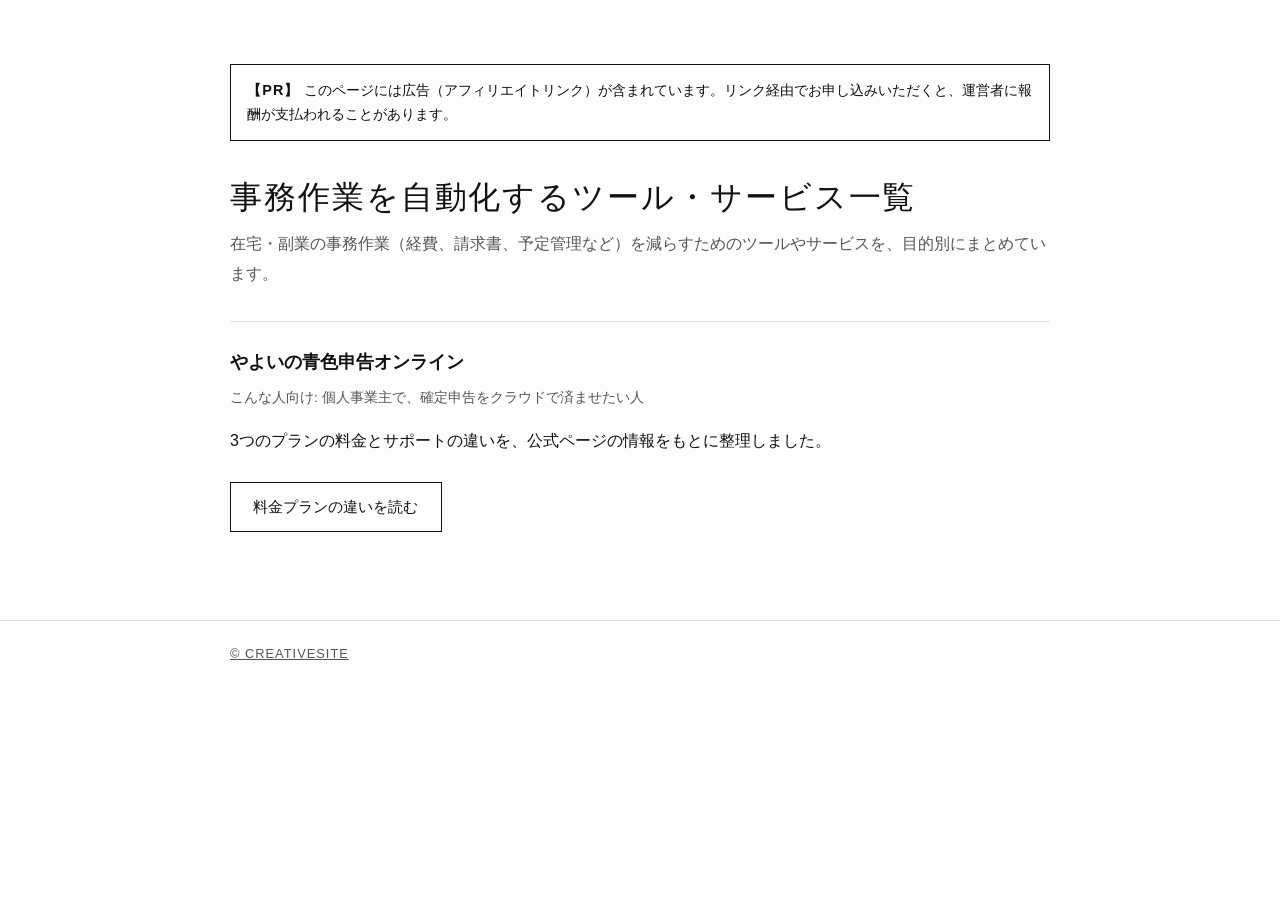
<file: tools/index.html>
<!doctype html>
<html lang="ja">
<head>
<meta charset="utf-8">
<meta name="viewport" content="width=device-width, initial-scale=1">
<!-- Google tag (gtag.js) -->
<script async src="https://www.googletagmanager.com/gtag/js?id=G-5VR844BE9Q"></script>
<script>
  window.dataLayer = window.dataLayer || [];
  function gtag(){dataLayer.push(arguments);}
  gtag('js', new Date());
  gtag('config', 'G-5VR844BE9Q');
</script>
<title>事務作業を自動化するツール・サービス一覧｜CREATIVESITE</title>
<meta name="description" content="在宅・副業の事務作業（経費、請求書、予定管理など）を減らすためのツールやサービスを、目的別にまとめています。">
<meta name="theme-color" content="#fdfdfd">
<link rel="canonical" href="https://www.creativesite.jp/tools/">
<link rel="alternate" hreflang="ja" href="https://www.creativesite.jp/tools/">
<link rel="alternate" hreflang="en" href="https://www.creativesite.jp/en/tools/">
<style>
  :root {
    --paper: #fdfdfd; --ink: #111; --sub: #555; --rule: #dcdddd; --link: #1c3fd0;
    --thin: "Helvetica Neue", "Segoe UI", "Avenir Next", Helvetica, Arial, "Hiragino Sans", "Yu Gothic", sans-serif;
    --jp: "Hiragino Sans", "Hiragino Kaku Gothic ProN", "Yu Gothic", "YuGothic", "Noto Sans JP", Meiryo, sans-serif;
  }
  *, *::before, *::after { box-sizing: border-box; }
  html { -webkit-text-size-adjust: 100%; }
  body { margin: 0; background: var(--paper); color: var(--ink); font-family: var(--jp); line-height: 1.9; }
  a { color: var(--link); }
  :focus-visible { outline: 3px solid #e0a800; outline-offset: 3px; }
  main { width: min(820px, 100% - 2.5rem); margin: 0 auto; padding: clamp(2rem, 7vw, 4rem) 0; }
  p, li { line-break: strict; text-wrap: pretty; }

  /* 広告表記: 常に最上部に固定表示（並べ替えの対象外） */
  .pr { margin: 0 0 2rem; padding: .8rem 1rem; border: 1px solid var(--ink); font-size: .9rem; line-height: 1.7; }
  .pr strong { letter-spacing: .08em; }

  h1 { margin: 0 0 .5rem; font-weight: 300; font-size: clamp(1.4rem, 4vw, 2rem); letter-spacing: .06em; line-height: 1.5; }
  .lead { margin: 0 0 2rem; color: var(--sub); }

  .case { padding: 1.5rem 0; border-top: 1px solid var(--rule); }
  .case h2 { margin: 0 0 .3rem; font-size: 1.1rem; }
  .case .for { margin: 0 0 .6rem; color: var(--sub); font-size: .85rem; }
  .case .btn { display: inline-block; margin-top: .6rem; padding: .6rem 1.4rem; border: 1px solid var(--ink); color: var(--ink); text-decoration: none; font-size: .95rem; }
  .case .btn:hover { background: var(--ink); color: #fff; }
  .case.is-first { border-top: 2px solid var(--ink); }
  .empty { padding: 1.5rem 0; border-top: 1px solid var(--rule); color: var(--sub); }

  footer { border-top: 1px solid var(--rule); padding: 1.3rem 0; font-family: var(--thin); font-weight: 300; font-size: .8rem; letter-spacing: .08em; color: var(--sub); }
  footer .in { width: min(820px, 100% - 2.5rem); margin: 0 auto; }
  footer p { margin: 0; }
  footer p + p { margin-top: .4rem; }
  footer a { color: var(--sub); }
</style>
</head>
<body>
<main>
  <p class="pr"><strong>【PR】</strong> このページには広告（アフィリエイトリンク）が含まれています。リンク経由でお申し込みいただくと、運営者に報酬が支払われることがあります。</p>

  <h1>事務作業を自動化するツール・サービス一覧</h1>
  <p class="lead">在宅・副業の事務作業（経費、請求書、予定管理など）を減らすためのツールやサービスを、目的別にまとめています。</p>

  <!--
    案件の追加方法: 下の #cases の中に、次の形のブロックを1つずつ追加する。
    data-key は URL の ?p=キー / #キー と対応する（例: /tools/?p=keihi, /tools/#keihi）。
    一致した案件は先頭に移動し、そのキーのカードが強調される。PR表記は常に最上部のまま。

    <section class="case" id="keihi" data-key="keihi">
      <h2>案件名</h2>
      <p class="for">こんな人向け: …</p>
      <p>特徴・選んだ理由（事実のみ。報酬条件や成果は書かない）</p>
      <a class="btn" href="ASPの発行リンク" rel="sponsored nofollow noopener" target="_blank">公式サイトを見る（広告）</a>
    </section>
  -->
  <div id="cases">
    <section class="case" id="yayoi" data-key="yayoi">
      <h2>やよいの青色申告オンライン</h2>
      <p class="for">こんな人向け: 個人事業主で、確定申告をクラウドで済ませたい人</p>
      <p>3つのプランの料金とサポートの違いを、公式ページの情報をもとに整理しました。</p>
      <a class="btn" href="/tools/yayoi-aoiro-plan/">料金プランの違いを読む</a>
    </section>
  </div>
</main>

<footer>
  <div class="in">
    <p><a href="/">© CREATIVESITE</a></p>
  </div>
</footer>

<script>
(function () {
  var box = document.getElementById('cases');
  var cards = Array.prototype.slice.call(box.querySelectorAll('.case[data-key]'));
  var empty = document.getElementById('empty');
  if (cards.length && empty) empty.parentNode.removeChild(empty);

  // ?p=キー を優先、なければ #キー
  var key = '';
  try { key = new URLSearchParams(location.search).get('p') || ''; } catch (e) {}
  if (!key) key = decodeURIComponent((location.hash || '').replace(/^#/, ''));
  key = key.replace(/[^\w-]/g, '');
  if (!key) return;

  var hit = null;
  cards.forEach(function (c) { if (c.getAttribute('data-key') === key) hit = c; });
  if (!hit) return;

  box.insertBefore(hit, box.firstChild);
  hit.classList.add('is-first');
  if (window.gtag) gtag('event', 'hub_entry', { entry_key: key });
})();
</script>
</body>
</html>
</file>
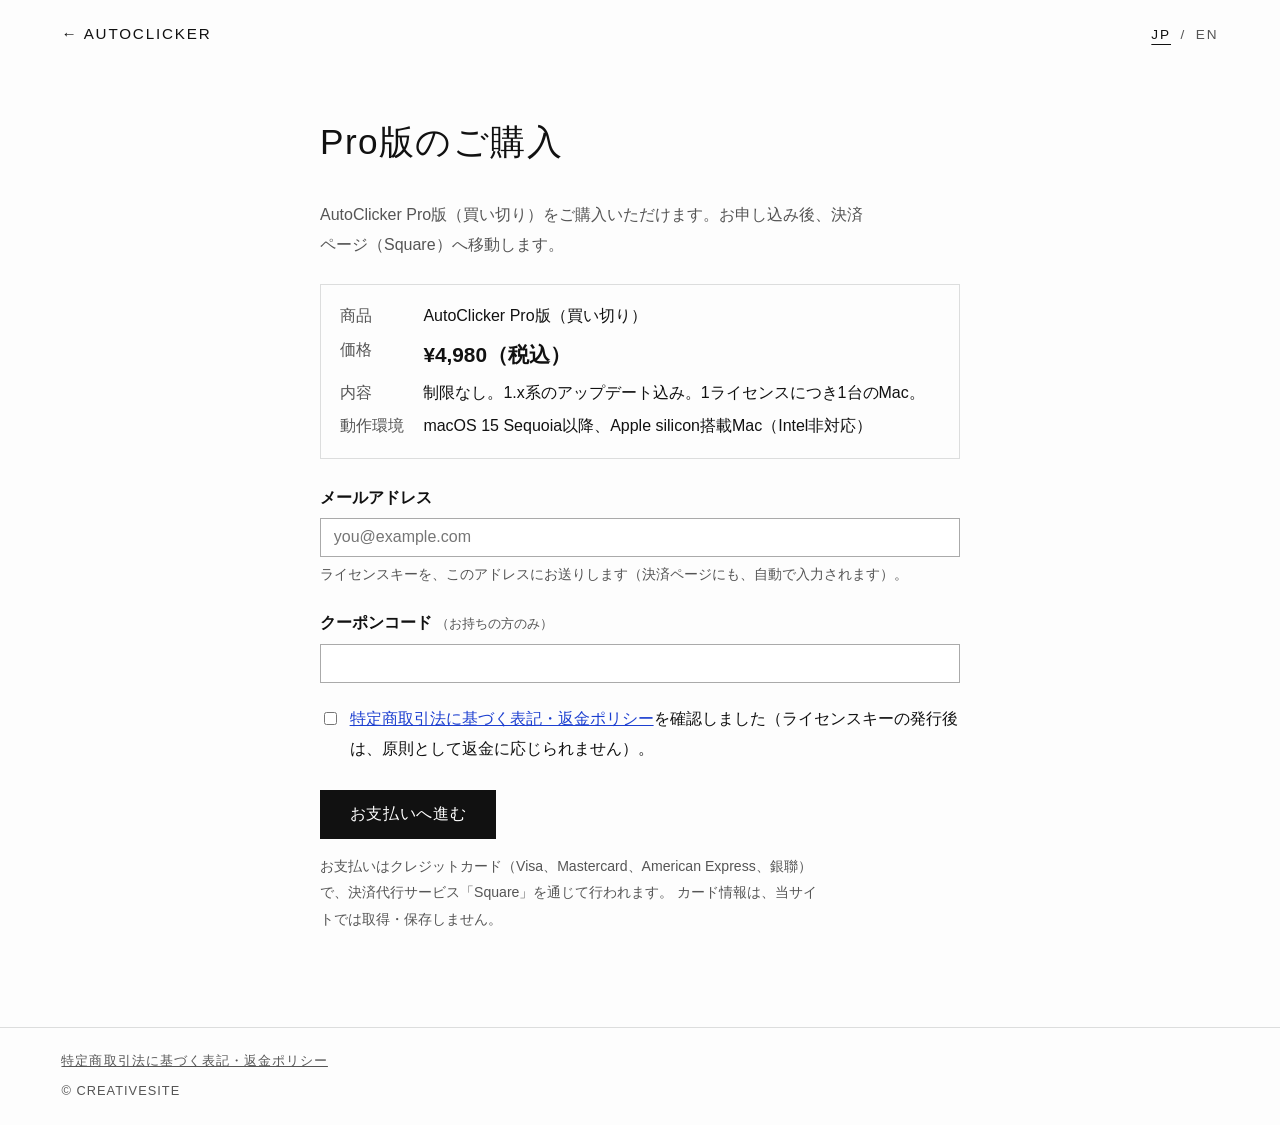
<file: autoclicker/buy/index.html>
<!doctype html>
<html lang="ja">
<head>
<meta charset="utf-8">
<meta name="viewport" content="width=device-width, initial-scale=1">
<!-- Google tag (gtag.js) -->
<script async src="https://www.googletagmanager.com/gtag/js?id=G-5VR844BE9Q"></script>
<script>
  window.dataLayer = window.dataLayer || [];
  function gtag(){dataLayer.push(arguments);}
  gtag('js', new Date());
  gtag('config', 'G-5VR844BE9Q');
</script>
<title>AutoClicker Pro版のご購入｜CREATIVESITE</title>
<meta name="description" content="AutoClicker Pro版（買い切り・税込¥4,980）のご購入ページ。">
<meta name="theme-color" content="#fdfdfd">
<link rel="canonical" href="https://www.creativesite.jp/autoclicker/buy/">
<link rel="stylesheet" href="/assets/i18n.css">
<style>
  :root {
    --paper: #fdfdfd;
    --ink: #111;
    --sub: #555;
    --rule: #dcdddd;
    --link: #1c3fd0;
    --gutter: clamp(1.25rem, 4.8vw, 6rem);
    --thin: "Helvetica Neue", "Segoe UI", "Avenir Next", Helvetica, Arial, "Hiragino Sans", "Yu Gothic", sans-serif;
    --jp: "Hiragino Sans", "Hiragino Kaku Gothic ProN", "Yu Gothic", "YuGothic", "Noto Sans JP", Meiryo, sans-serif;
  }
  *, *::before, *::after { box-sizing: border-box; }
  body { margin: 0; background: var(--paper); color: var(--ink); font-family: var(--jp); line-height: 1.9; }
  a { color: var(--link); }
  :focus-visible { outline: 3px solid #e0a800; outline-offset: 3px; }
  .top { padding: 1.2rem var(--gutter); font-family: var(--thin); font-weight: 300; letter-spacing: .12em; text-transform: uppercase; font-size: .95rem; }
  .top a { color: var(--ink); text-decoration: none; }
  main { width: min(640px, 100% - 2.5rem); margin: 0 auto; padding: 1rem 0 5rem; }
  h1 { font-family: var(--thin); font-weight: 300; font-size: clamp(1.6rem, 4.5vw, 2.2rem); letter-spacing: .04em; }
  p, li, label { line-break: strict; text-wrap: pretty; }
  p.lead { color: var(--sub); max-width: 34em; }
  .summary { border: 1px solid var(--rule); padding: 1rem 1.2rem; margin: 1.5rem 0; }
  .summary dl { margin: 0; display: grid; grid-template-columns: auto 1fr; gap: .2rem 1.2rem; }
  .summary dt { color: var(--sub); }
  .summary dd { margin: 0; }
  .summary .price { font-size: 1.3rem; font-weight: 600; }
  form { margin-top: 1.5rem; display: grid; gap: 1.3rem; }
  label { display: block; font-weight: 600; margin-bottom: .3rem; }
  label small { font-weight: 400; color: var(--sub); }
  input[type="email"], input[type="text"] { width: 100%; font-family: inherit; font-size: 1rem; padding: .6rem .8rem; border: 1px solid #aaa; background: #fff; }
  .hint { margin: .3rem 0 0; font-size: .85rem; color: var(--sub); }
  .agree { display: flex; gap: .6rem; align-items: flex-start; font-weight: 400; }
  .agree input { margin-top: .5rem; }
  button { font-family: inherit; font-size: 1rem; padding: .8rem 1.8rem; border: 1px solid var(--ink); background: var(--ink); color: #fff; cursor: pointer; letter-spacing: .04em; }
  button:disabled { opacity: .5; cursor: wait; }
  .status { margin: 1.2rem 0 0; padding: .9rem 1rem; border: 1px solid var(--rule); }
  .status.error { border-color: #b3261e; color: #b3261e; }
  .status.success { border-color: #1c7a3a; color: #1c7a3a; }
  .status[hidden] { display: none; }
  .note { font-size: .88rem; color: var(--sub); max-width: 36em; }
  footer { border-top: 1px solid var(--rule); padding: 1.3rem var(--gutter); font-family: var(--thin); font-weight: 300; font-size: .8rem; letter-spacing: .08em; color: var(--sub); }
  footer p { margin: 0; }
  footer p + p { margin-top: .4rem; }
  footer a { color: var(--sub); }
</style>
</head>
<body>

<div class="top topbar"><a href="/autoclicker/">&larr; AutoClicker</a><div class="lang" data-lang-switch></div></div>

<main>
  <h1 data-i18n="h1">Pro版のご購入</h1>
  <p class="lead" data-i18n="lead">
    AutoClicker Pro版（買い切り）をご購入いただけます。お申し込み後、決済ページ（Square）へ移動します。
  </p>

  <div class="summary" data-i18n="summary">
    <dl>
      <dt>商品</dt><dd>AutoClicker Pro版（買い切り）</dd>
      <dt>価格</dt><dd class="price">¥4,980（税込）</dd>
      <dt>内容</dt><dd>制限なし。1.x系のアップデート込み。1ライセンスにつき1台のMac。</dd>
      <dt>動作環境</dt><dd>macOS 15 Sequoia以降、Apple silicon搭載Mac（Intel非対応）</dd>
    </dl>
  </div>

  <form id="buy-form" novalidate>
    <div>
      <label for="email" data-i18n="f.email">メールアドレス</label>
      <input type="email" id="email" name="email" autocomplete="email" inputmode="email" placeholder="you@example.com" required>
      <p class="hint" data-i18n="f.email.hint">ライセンスキーを、このアドレスにお送りします（決済ページにも、自動で入力されます）。</p>
    </div>
    <div>
      <label for="coupon" data-i18n="f.coupon">クーポンコード <small>（お持ちの方のみ）</small></label>
      <input type="text" id="coupon" name="coupon" autocomplete="off" autocapitalize="characters" spellcheck="false">
    </div>
    <label class="agree" for="agree">
      <input type="checkbox" id="agree" required>
      <span data-i18n="f.agree"><a href="/autoclicker/legal/" target="_blank" rel="noopener">特定商取引法に基づく表記・返金ポリシー</a>を確認しました（ライセンスキーの発行後は、原則として返金に応じられません）。</span>
    </label>
    <div>
      <button type="submit" id="submit-btn" data-i18n="f.submit">お支払いへ進む</button>
    </div>
  </form>

  <p class="status" id="status" hidden></p>
  <p class="note" data-i18n="note">
    お支払いはクレジットカード（Visa、Mastercard、American Express、銀聯）で、決済代行サービス「Square」を通じて行われます。
    カード情報は、当サイトでは取得・保存しません。
  </p>
</main>

<footer>
  <p><a href="/autoclicker/legal/" data-i18n="foot.legal">特定商取引法に基づく表記・返金ポリシー</a></p>
  <p>&copy; CREATIVESITE</p>
</footer>

<script>
/* 英語の文章(日本語はページに書かれている内容をそのまま使う) */
window.I18N_EN = {
  "title": "Buy AutoClicker Pro | CREATIVESITE",
  "desc": "Purchase AutoClicker Pro (one-time purchase, ¥4,980 tax incl.).",
  "h1": "Buy Pro",
  "lead": "You can purchase AutoClicker Pro (one-time purchase). After you submit the form, you will be taken to the payment page (Square).",
  "summary": "\n    <dl>\n      <dt>Product<\/dt><dd>AutoClicker Pro (one-time purchase)<\/dd>\n      <dt>Price<\/dt><dd class=\"price\">¥4,980 (tax incl.)<\/dd>\n      <dt>Details<\/dt><dd>No limits. Includes 1.x updates. One license per Mac.<\/dd>\n      <dt>Requirements<\/dt><dd>macOS 15 Sequoia or later, Apple silicon Mac (Intel not supported)<\/dd>\n      <dt>Language<\/dt><dd>The app’s interface is in Japanese only.<\/dd>\n    <\/dl>\n  ",
  "f.email": "Email address",
  "f.email.hint": "We will send your license key to this address (it will also be filled in on the payment page automatically). <strong>Please note: the license key email will be sent in Japanese.<\/strong>",
  "f.coupon": "Coupon code <small>(if you have one)<\/small>",
  "f.agree": "I have read the <a href=\"/autoclicker/legal/\" target=\"_blank\" rel=\"noopener\">Legal Notice &amp; Refund Policy<\/a> (in principle, no refunds are given after the license key is issued).",
  "f.submit": "Proceed to payment",
  "note": "Payment is by credit card (Visa, Mastercard, American Express, UnionPay) through the payment service “Square”. We do not collect or store your card information on this site.",
  "foot.legal": "Legal Notice &amp; Refund Policy"
};
/* JS が出すメッセージ */
window.I18N_MSG = {
  "ja": {
    "email_invalid": "メールアドレスを正しく入力してください。",
    "agree_required": "特定商取引法に基づく表記・返金ポリシーをご確認のうえ、チェックを入れてください。",
    "processing": "処理しています…",
    "unavailable": "現在ご利用いただけません。しばらくしてから、もう一度お試しください。",
    "failed": "処理に失敗しました。",
    "free_issued": "ライセンスキーをメールでお送りしました。届かない場合は、迷惑メールフォルダもご確認ください。",
    "redirecting": "決済ページへ移動します…",
    "unexpected": "予期しない応答でした。お手数ですが、info@creativesite.jp までご連絡ください。",
    "network": "通信に失敗しました。時間をおいて、もう一度お試しください。"
  },
  "en": {
    "email_invalid": "Please enter a valid email address.",
    "agree_required": "Please read the Legal Notice & Refund Policy and check the box.",
    "processing": "Processing…",
    "unavailable": "This is currently unavailable. Please try again later.",
    "failed": "Something went wrong.",
    "free_issued": "We have emailed your license key (in Japanese). If you don’t see it, please also check your spam folder.",
    "redirecting": "Taking you to the payment page…",
    "unexpected": "Unexpected response. Please contact info@creativesite.jp.",
    "network": "Connection failed. Please wait a moment and try again."
  }
};
</script>
<script src="/assets/i18n.js"></script>
<script>
(function () {
  var SUPABASE_URL = "https://xlkjvekoxaodfkmbeyej.supabase.co";
  // 公開して問題のないキー(publishable)。Edge Function(create-checkout)の呼び出しにだけ使う。
  var SUPABASE_ANON_KEY = "sb_publishable_Cx5jRWN41CB_34JM9XxlqQ_NkVeRV8g";

  var form = document.getElementById("buy-form");
  var statusEl = document.getElementById("status");
  var submitBtn = document.getElementById("submit-btn");

  function t(key) { return window.I18N ? I18N.t(key) : key; }
  // 言語を切り替えたら、前の言語のメッセージは消す
  document.addEventListener("langchange", function () { statusEl.hidden = true; });

  function showStatus(message, kind) {
    statusEl.textContent = message;
    statusEl.hidden = false;
    statusEl.classList.remove("error", "success");
    if (kind) statusEl.classList.add(kind);
  }

  form.addEventListener("submit", async function (ev) {
    ev.preventDefault();
    var email = document.getElementById("email").value.trim();
    var coupon = document.getElementById("coupon").value.trim();
    var agreed = document.getElementById("agree").checked;

    if (!email || email.indexOf("@") < 1 || email.indexOf(".") < 0) {
      showStatus(t("email_invalid"), "error");
      document.getElementById("email").focus();
      return;
    }
    if (!agreed) {
      showStatus(t("agree_required"), "error");
      return;
    }

    submitBtn.disabled = true;
    showStatus(t("processing"), null);

    try {
      var res = await fetch(SUPABASE_URL + "/functions/v1/create-checkout", {
        method: "POST",
        headers: {
          "Content-Type": "application/json",
          "Authorization": "Bearer " + SUPABASE_ANON_KEY,
          "apikey": SUPABASE_ANON_KEY,
        },
        body: JSON.stringify({
          plan_code: "pro",
          billing_type: "one_time",
          coupon_code: coupon || undefined,
          customer_email: email,
        }),
      });
      var data = await res.json().catch(function () { return {}; });

      if (res.status === 503) {
        showStatus(t("unavailable"), "error");
        return;
      }
      if (!data.ok) {
        showStatus(data.error || t("failed"), "error");
        return;
      }
      if (data.mode === "free_issued") {
        showStatus(t("free_issued"), "success");
        return;
      }
      if (data.url) {
        showStatus(t("redirecting"), "success");
        window.location.href = data.url;
        return;
      }
      showStatus(t("unexpected"), "error");
    } catch (err) {
      showStatus(t("network"), "error");
    } finally {
      submitBtn.disabled = false;
    }
  });
})();
</script>

</body>
</html>
</file>
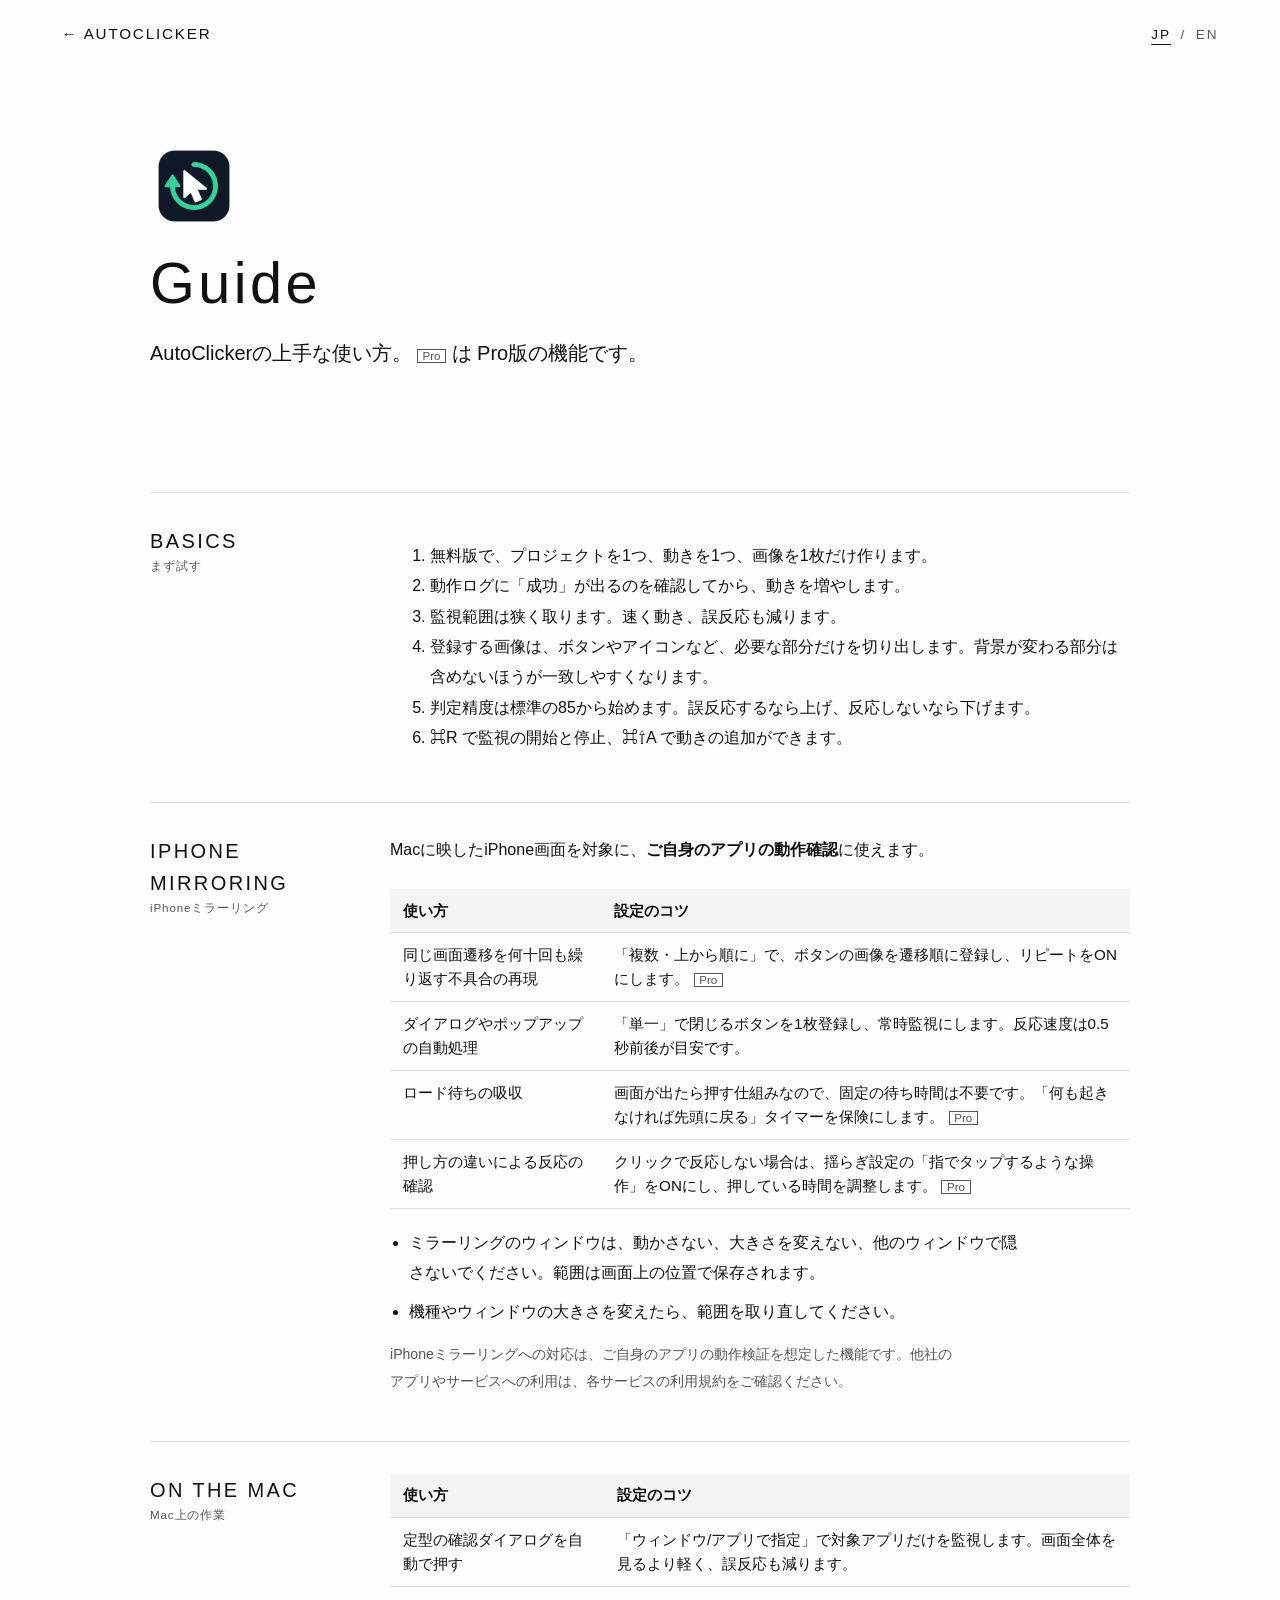
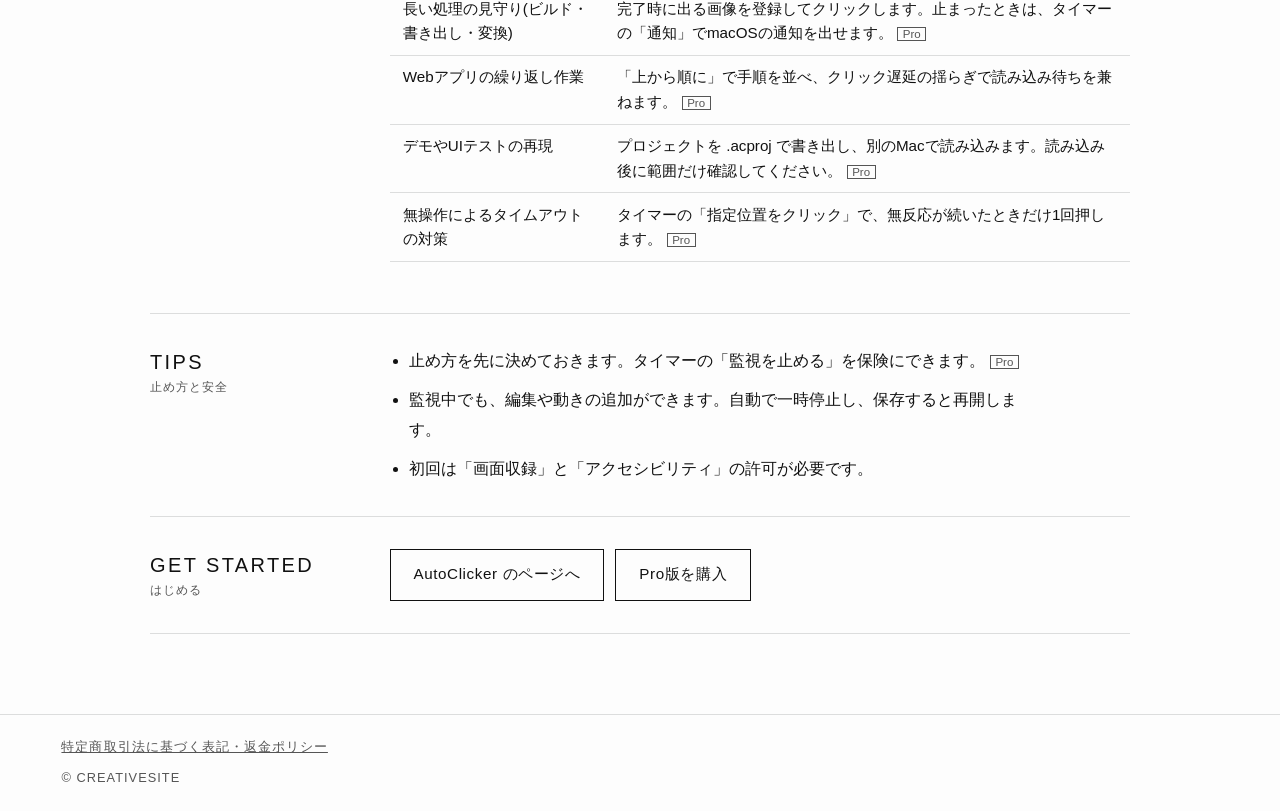
<file: autoclicker/guide/index.html>
<!doctype html>
<html lang="ja">
<head>
<meta charset="utf-8">
<meta name="viewport" content="width=device-width, initial-scale=1">
<!-- Google tag (gtag.js) -->
<script async src="https://www.googletagmanager.com/gtag/js?id=G-5VR844BE9Q"></script>
<script>
  window.dataLayer = window.dataLayer || [];
  function gtag(){dataLayer.push(arguments);}
  gtag('js', new Date());
  gtag('config', 'G-5VR844BE9Q');
</script>
<title>使い方の例｜AutoClicker｜CREATIVESITE</title>
<meta name="description" content="AutoClickerの上手な使い方。iPhoneミラーリングでの動作検証と、Mac上の作業での使い方を、設定のコツとあわせて紹介します。">
<meta name="theme-color" content="#fdfdfd">
<meta property="og:type" content="website">
<meta property="og:locale" content="ja_JP">
<meta property="og:site_name" content="CREATIVESITE">
<meta property="og:title" content="使い方の例｜AutoClicker">
<meta property="og:description" content="iPhoneミラーリングでの動作検証と、Mac上の作業での使い方。">
<meta property="og:url" content="https://www.creativesite.jp/autoclicker/guide/">
<link rel="canonical" href="https://www.creativesite.jp/autoclicker/guide/">
<link rel="icon" type="image/png" href="/autoclicker/favicon.png">
<link rel="apple-touch-icon" href="/autoclicker/apple-touch-icon.png">
<meta property="og:image" content="https://www.creativesite.jp/autoclicker/icon-512.png">
<link rel="stylesheet" href="/assets/i18n.css">
<style>
  :root {
    --paper: #fdfdfd;
    --ink: #111;
    --sub: #555;
    --rule: #dcdddd;
    --floor-top: #bfc0c0;
    --floor-bottom: #f1f1f1;
    --link: #1c3fd0;
    --gutter: clamp(1.25rem, 4.8vw, 6rem);
    --horizon: 25%;

    --thin: "Helvetica Neue", "Segoe UI", "Avenir Next", Helvetica, Arial, "Hiragino Sans", "Yu Gothic", sans-serif;
    --jp: "Hiragino Sans", "Hiragino Kaku Gothic ProN", "Yu Gothic", "YuGothic", "Noto Sans JP", Meiryo, sans-serif;
  }

  *, *::before, *::after { box-sizing: border-box; }
  html { -webkit-text-size-adjust: 100%; }
  body { margin: 0; background: var(--paper); color: var(--ink); font-family: var(--jp); line-height: 1.9; }
  a { color: var(--link); }
  :focus-visible { outline: 3px solid #e0a800; outline-offset: 3px; }

  /* ---------- 2画面目以降: 内容 ---------- */
  .info { width: min(980px, 100% - 2.5rem); margin: 0 auto; padding: clamp(3rem, 9vw, 6rem) 0 clamp(3rem, 8vw, 5rem); }
  .sec { display: grid; grid-template-columns: minmax(9rem, 13rem) 1fr; column-gap: 2rem; padding: 2rem 0; border-top: 1px solid var(--rule); }
  .sec:last-child { border-bottom: 1px solid var(--rule); }
  .sec h2 {
    margin: 0; font-family: var(--thin); font-weight: 300; text-transform: uppercase;
    font-size: 1.25rem; letter-spacing: .12em; line-height: 1.6;
  }
  .sec h2 small { display: block; font-family: var(--jp); font-size: .72rem; letter-spacing: .08em; color: var(--sub); text-transform: none; }
  dl { margin: 0; }
  dl > div + div { margin-top: 1.5rem; }
  dt { font-weight: 600; }
  dt small { font-weight: 400; color: var(--sub); }
  dd { margin: .15rem 0 0; max-width: 36em; color: #222; }
  dd p { margin: 0; }
  dd p + p { margin-top: .5rem; }
  p, dd { line-break: strict; text-wrap: pretty; }

  .links { display: flex; flex-wrap: wrap; gap: .7rem; margin: 0; padding: 0; list-style: none; }
  .links a {
    display: inline-block; padding: .65rem 1.4rem; min-width: 8.5rem; text-align: center;
    color: var(--ink); text-decoration: none; border: 1px solid var(--ink);
    font-size: .95rem; letter-spacing: .04em;
    transition: background-color .15s, color .15s;
  }
  .links a:hover { background: var(--ink); color: #fff; }
  .contact-note { margin: 0 0 1.2rem; max-width: 34em; }

  footer { border-top: 1px solid var(--rule); padding: 1.3rem var(--gutter); font-family: var(--thin); font-weight: 300; font-size: .8rem; letter-spacing: .08em; color: var(--sub); }
  footer p { margin: 0; }
  footer p + p { margin-top: .4rem; }
  footer a { color: var(--sub); }

  @media (max-width: 720px) {
    .sec { grid-template-columns: 1fr; row-gap: 1rem; }
    
  }
  @media (prefers-reduced-motion: reduce) {
    .links a { transition: none; }
  }

  .top { padding: 1.2rem var(--gutter); font-family: var(--thin); font-weight: 300; letter-spacing: .12em; text-transform: uppercase; font-size: .95rem; }
  .top a { color: var(--ink); text-decoration: none; }
  .hero { width: min(980px, 100% - 2.5rem); margin: 0 auto; padding: clamp(2rem, 7vw, 4.5rem) 0 1.5rem; }
  .hero .app-icon { display: block; width: 88px; height: 88px; border-radius: 20px; margin: 0 0 1.2rem; }
  .hero h1 { margin: 0; font-family: var(--thin); font-weight: 300; font-size: clamp(2rem, 6vw, 3.6rem); letter-spacing: .06em; line-height: 1.2; }
  .hero p { margin: 1rem 0 0; font-size: clamp(1rem, 2.2vw, 1.25rem); font-weight: 300; }
  .lead { max-width: 40em; margin: 0 0 1.5rem; }
  ul.plain { margin: 0; padding-left: 1.2em; max-width: 40em; }
  ul.plain li + li { margin-top: .5rem; }
  .tbl { overflow-x: auto; margin: 0 0 1.2rem; }
  table { border-collapse: collapse; width: 100%; min-width: 24rem; font-size: .95rem; }
  th, td { text-align: left; padding: .6rem .8rem; border-bottom: 1px solid var(--rule); vertical-align: top; line-height: 1.6; }
  th { font-weight: 600; background: #f4f4f4; }
  .soon { display: inline-block; padding: .65rem 1.4rem; min-width: 8.5rem; text-align: center; border: 1px dashed #aaa; color: #777; font-size: .95rem; cursor: not-allowed; }
  .soon small { display: block; font-size: .72rem; letter-spacing: .08em; }
  .sec > * { min-width: 0; }
  .pro { font-size: .72rem; border: 1px solid var(--sub); color: var(--sub); padding: 0 .4em; margin-left: .4em; white-space: nowrap; }
  .note { font-size: .88rem; color: var(--sub); max-width: 40em; }

</style>
</head>
<body>

<div class="top topbar"><a href="/autoclicker/">&larr; AutoClicker</a><div class="lang" data-lang-switch></div></div>

<header class="hero">
  <img class="app-icon" src="/autoclicker/icon-512.png" width="88" height="88" alt="AutoClicker のアイコン" data-i18n-attr="alt:icon.alt">
  <h1>Guide</h1>
  <p data-i18n="hero">AutoClickerの上手な使い方。<span class="pro">Pro</span> は Pro版の機能です。</p>
</header>

<main class="info">

  <section class="sec" aria-labelledby="basic" data-i18n="sec.basic">
    <h2 id="basic">Basics<small>まず試す</small></h2>
    <ol class="plain">
      <li>無料版で、プロジェクトを1つ、動きを1つ、画像を1枚だけ作ります。</li>
      <li>動作ログに「成功」が出るのを確認してから、動きを増やします。</li>
      <li>監視範囲は狭く取ります。速く動き、誤反応も減ります。</li>
      <li>登録する画像は、ボタンやアイコンなど、必要な部分だけを切り出します。背景が変わる部分は含めないほうが一致しやすくなります。</li>
      <li>判定精度は標準の85から始めます。誤反応するなら上げ、反応しないなら下げます。</li>
      <li>⌘R で監視の開始と停止、⌘⇧A で動きの追加ができます。</li>
    </ol>
  </section>

  <section class="sec" aria-labelledby="iphone" data-i18n="sec.iphone">
    <h2 id="iphone">iPhone Mirroring<small>iPhoneミラーリング</small></h2>
    <div>
      <p class="lead">Macに映したiPhone画面を対象に、<strong>ご自身のアプリの動作確認</strong>に使えます。</p>
      <div class="tbl"><table>
        <tr><th>使い方</th><th>設定のコツ</th></tr>
        <tr><td>同じ画面遷移を何十回も繰り返す不具合の再現</td><td>「複数・上から順に」で、ボタンの画像を遷移順に登録し、リピートをONにします。<span class="pro">Pro</span></td></tr>
        <tr><td>ダイアログやポップアップの自動処理</td><td>「単一」で閉じるボタンを1枚登録し、常時監視にします。反応速度は0.5秒前後が目安です。</td></tr>
        <tr><td>ロード待ちの吸収</td><td>画面が出たら押す仕組みなので、固定の待ち時間は不要です。「何も起きなければ先頭に戻る」タイマーを保険にします。<span class="pro">Pro</span></td></tr>
        <tr><td>押し方の違いによる反応の確認</td><td>クリックで反応しない場合は、揺らぎ設定の「指でタップするような操作」をONにし、押している時間を調整します。<span class="pro">Pro</span></td></tr>
      </table></div>
      <ul class="plain">
        <li>ミラーリングのウィンドウは、動かさない、大きさを変えない、他のウィンドウで隠さないでください。範囲は画面上の位置で保存されます。</li>
        <li>機種やウィンドウの大きさを変えたら、範囲を取り直してください。</li>
      </ul>
      <p class="note">iPhoneミラーリングへの対応は、ご自身のアプリの動作検証を想定した機能です。他社のアプリやサービスへの利用は、各サービスの利用規約をご確認ください。</p>
    </div>
  </section>

  <section class="sec" aria-labelledby="mac" data-i18n="sec.mac">
    <h2 id="mac">On the Mac<small>Mac上の作業</small></h2>
    <div class="tbl"><table>
      <tr><th>使い方</th><th>設定のコツ</th></tr>
      <tr><td>定型の確認ダイアログを自動で押す</td><td>「ウィンドウ/アプリで指定」で対象アプリだけを監視します。画面全体を見るより軽く、誤反応も減ります。</td></tr>
      <tr><td>長い処理の見守り(ビルド・書き出し・変換)</td><td>完了時に出る画像を登録してクリックします。止まったときは、タイマーの「通知」でmacOSの通知を出せます。<span class="pro">Pro</span></td></tr>
      <tr><td>Webアプリの繰り返し作業</td><td>「上から順に」で手順を並べ、クリック遅延の揺らぎで読み込み待ちを兼ねます。<span class="pro">Pro</span></td></tr>
      <tr><td>デモやUIテストの再現</td><td>プロジェクトを .acproj で書き出し、別のMacで読み込みます。読み込み後に範囲だけ確認してください。<span class="pro">Pro</span></td></tr>
      <tr><td>無操作によるタイムアウトの対策</td><td>タイマーの「指定位置をクリック」で、無反応が続いたときだけ1回押します。<span class="pro">Pro</span></td></tr>
    </table></div>
  </section>

  <section class="sec" aria-labelledby="tips" data-i18n="sec.tips">
    <h2 id="tips">Tips<small>止め方と安全</small></h2>
    <ul class="plain">
      <li>止め方を先に決めておきます。タイマーの「監視を止める」を保険にできます。<span class="pro">Pro</span></li>
      <li>監視中でも、編集や動きの追加ができます。自動で一時停止し、保存すると再開します。</li>
      <li>初回は「画面収録」と「アクセシビリティ」の許可が必要です。</li>
    </ul>
  </section>

  <section class="sec" aria-labelledby="next" data-i18n="sec.next">
    <h2 id="next">Get Started<small>はじめる</small></h2>
    <ul class="links"><li><a href="/autoclicker/">AutoClicker のページへ</a></li><li><a href="/autoclicker/buy/">Pro版を購入</a></li></ul>
  </section>

</main>

<footer>
  <p><a href="/autoclicker/legal/" data-i18n="foot.legal">特定商取引法に基づく表記・返金ポリシー</a></p>
  <p>&copy; CREATIVESITE</p>
</footer>
<script>
/* 英語の文章(日本語はページに書かれている内容をそのまま使う) */
window.I18N_EN = {
  "title": "Usage Examples | AutoClicker | CREATIVESITE",
  "desc": "How to get the most out of AutoClicker: testing apps with iPhone Mirroring and automating tasks on your Mac, with setup tips.",
  "icon.alt": "AutoClicker icon",
  "hero": "Tips for getting the most out of AutoClicker. <span class=\"pro\">Pro<\/span> marks Pro features. The app’s interface is in Japanese, so the Japanese labels are shown in brackets.",
  "foot.legal": "Legal Notice &amp; Refund Policy",
  "sec.basic": "\n    <h2 id=\"basic\">Basics<small>Start here<\/small><\/h2>\n    <ol class=\"plain\">\n      <li>With the free version, create just one project, one action, and one image.<\/li>\n      <li>Once you see “Success” (成功) in the activity log, add more actions.<\/li>\n      <li>Keep the watch area small. It runs faster and makes fewer false matches.<\/li>\n      <li>Crop only the part you need, such as a button or icon. Leaving out areas where the background changes makes matching more reliable.<\/li>\n      <li>Start with the default match accuracy of 85. Raise it if you get false matches; lower it if nothing is detected.<\/li>\n      <li>⌘R starts and stops watching, and ⌘⇧A adds an action.<\/li>\n    <\/ol>\n  ",
  "sec.iphone": "\n    <h2 id=\"iphone\">iPhone Mirroring<small>Testing your apps<\/small><\/h2>\n    <div>\n      <p class=\"lead\">Use the iPhone screen mirrored on your Mac to <strong>test your own apps<\/strong>.<\/p>\n      <div class=\"tbl\"><table>\n        <tr><th>Use<\/th><th>Setup tips<\/th><\/tr>\n        <tr><td>Reproducing bugs that require repeating the same screen flow dozens of times<\/td><td>Choose “Multiple · Top to bottom” (複数・上から順に), register the button images in the order of the flow, and turn Repeat on. <span class=\"pro\">Pro<\/span><\/td><\/tr>\n        <tr><td>Handling dialogs and pop-ups automatically<\/td><td>Choose “Single” (単一), register one image of the close button, and keep watching. A response speed of about 0.5 seconds is a good starting point.<\/td><\/tr>\n        <tr><td>Absorbing loading waits<\/td><td>Because it clicks when the screen appears, you don’t need fixed waits. Use a timer that returns to the first step if nothing happens as a safety net. <span class=\"pro\">Pro<\/span><\/td><\/tr>\n        <tr><td>Checking how the app responds to different presses<\/td><td>If a click doesn’t register, turn on “finger-tap-like operation” (指でタップするような操作) in the variation settings, and adjust how long it is held. <span class=\"pro\">Pro<\/span><\/td><\/tr>\n      <\/table><\/div>\n      <ul class=\"plain\">\n        <li>Don’t move or resize the Mirroring window, and don’t cover it with other windows. Areas are saved as positions on the screen.<\/li>\n        <li>If you change the model or the window size, set the areas again.<\/li>\n      <\/ul>\n      <p class=\"note\">iPhone Mirroring support is intended for testing your own apps. When using it with other companies’ apps or services, please check their terms of use.<\/p>\n    <\/div>\n  ",
  "sec.mac": "\n    <h2 id=\"mac\">On the Mac<small>Tasks on your Mac<\/small><\/h2>\n    <div class=\"tbl\"><table>\n      <tr><th>Use<\/th><th>Setup tips<\/th><\/tr>\n      <tr><td>Clicking routine confirmation dialogs automatically<\/td><td>Choose “Specify by window/app” (ウィンドウ/アプリで指定) to watch only the target app. It is lighter than watching the whole screen and makes fewer false matches.<\/td><\/tr>\n      <tr><td>Watching over long processes (builds, exports, conversions)<\/td><td>Register the image shown on completion and click it. If things stall, the timer’s “Notify” (通知) option can show a macOS notification. <span class=\"pro\">Pro<\/span><\/td><\/tr>\n      <tr><td>Repetitive tasks in web apps<\/td><td>Arrange the steps with “Top to bottom” (上から順に), and use click-delay variation to cover loading waits as well. <span class=\"pro\">Pro<\/span><\/td><\/tr>\n      <tr><td>Reproducing demos and UI tests<\/td><td>Export a project as .acproj and import it on another Mac. After importing, just check the areas. <span class=\"pro\">Pro<\/span><\/td><\/tr>\n      <tr><td>Preventing timeouts from inactivity<\/td><td>Use the timer’s “Click a set position” (指定位置をクリック) to click once, only when nothing has happened for a while. <span class=\"pro\">Pro<\/span><\/td><\/tr>\n    <\/table><\/div>\n  ",
  "sec.tips": "\n    <h2 id=\"tips\">Tips<small>Stopping &amp; safety<\/small><\/h2>\n    <ul class=\"plain\">\n      <li>Decide how to stop before you start. The timer’s “Stop watching” (監視を止める) can serve as a safety net. <span class=\"pro\">Pro<\/span><\/li>\n      <li>You can edit and add actions while watching. Watching pauses automatically and resumes when you save.<\/li>\n      <li>The first time, you need to allow Screen Recording and Accessibility.<\/li>\n    <\/ul>\n  ",
  "sec.next": "\n    <h2 id=\"next\">Get Started<small>Next steps<\/small><\/h2>\n    <ul class=\"links\"><li><a href=\"/autoclicker/\">Go to the AutoClicker page<\/a><\/li><li><a href=\"/autoclicker/buy/\">Buy Pro<\/a><\/li><\/ul>\n  "
};
</script>
<script src="/assets/i18n.js"></script>
</body>
</html>
</file>
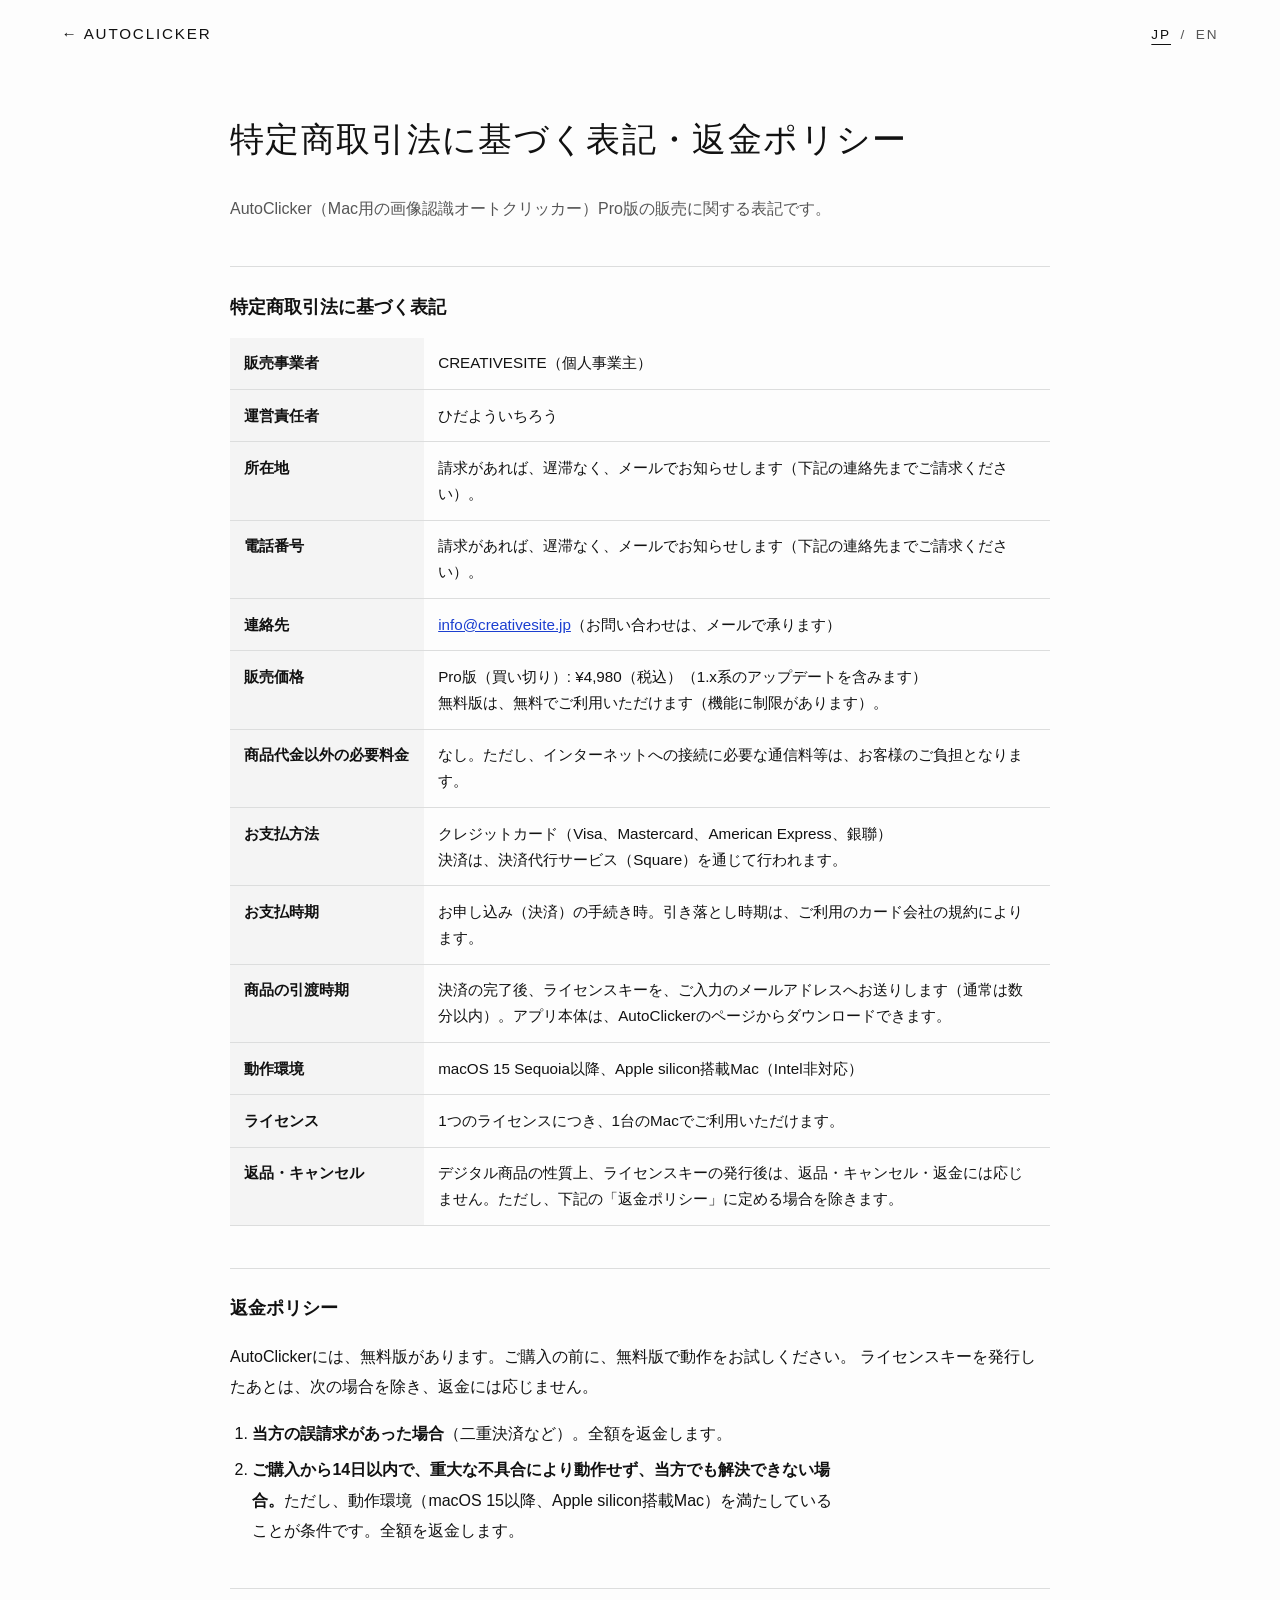
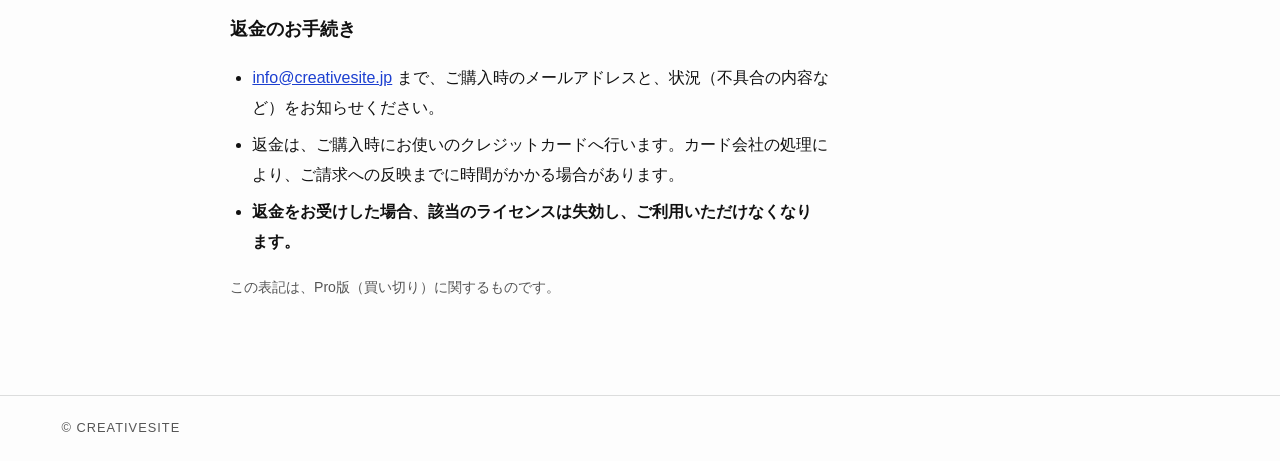
<file: autoclicker/legal/index.html>
<!doctype html>
<html lang="ja">
<head>
<meta charset="utf-8">
<meta name="viewport" content="width=device-width, initial-scale=1">
<!-- Google tag (gtag.js) -->
<script async src="https://www.googletagmanager.com/gtag/js?id=G-5VR844BE9Q"></script>
<script>
  window.dataLayer = window.dataLayer || [];
  function gtag(){dataLayer.push(arguments);}
  gtag('js', new Date());
  gtag('config', 'G-5VR844BE9Q');
</script>
<title>特定商取引法に基づく表記・返金ポリシー｜AutoClicker｜CREATIVESITE</title>
<meta name="description" content="AutoClicker Pro版の販売に関する、特定商取引法に基づく表記と返金ポリシー。">
<meta name="theme-color" content="#fdfdfd">
<link rel="canonical" href="https://www.creativesite.jp/autoclicker/legal/">
<link rel="stylesheet" href="/assets/i18n.css">
<style>
  :root {
    --paper: #fdfdfd;
    --ink: #111;
    --sub: #555;
    --rule: #dcdddd;
    --link: #1c3fd0;
    --gutter: clamp(1.25rem, 4.8vw, 6rem);
    --thin: "Helvetica Neue", "Segoe UI", "Avenir Next", Helvetica, Arial, "Hiragino Sans", "Yu Gothic", sans-serif;
    --jp: "Hiragino Sans", "Hiragino Kaku Gothic ProN", "Yu Gothic", "YuGothic", "Noto Sans JP", Meiryo, sans-serif;
  }
  *, *::before, *::after { box-sizing: border-box; }
  body { margin: 0; background: var(--paper); color: var(--ink); font-family: var(--jp); line-height: 1.9; }
  a { color: var(--link); }
  :focus-visible { outline: 3px solid #e0a800; outline-offset: 3px; }
  .top { padding: 1.2rem var(--gutter); font-family: var(--thin); font-weight: 300; letter-spacing: .12em; text-transform: uppercase; font-size: .95rem; }
  .top a { color: var(--ink); text-decoration: none; }
  main { width: min(820px, 100% - 2.5rem); margin: 0 auto; padding: 1rem 0 5rem; }
  h1 { font-family: var(--thin); font-weight: 300; font-size: clamp(1.5rem, 4.5vw, 2.1rem); letter-spacing: .04em; }
  h2 { margin: 2.6rem 0 .8rem; padding-top: 1.4rem; border-top: 1px solid var(--rule); font-size: 1.15rem; font-weight: 600; }
  p, li { line-break: strict; text-wrap: pretty; }
  p.lead { color: var(--sub); max-width: 38em; }
  ul, ol { max-width: 38em; padding-left: 1.4em; }
  li + li { margin-top: .4rem; }
  .note { font-size: .88rem; color: var(--sub); max-width: 40em; }
  .tbl { overflow-x: auto; }
  table { border-collapse: collapse; width: 100%; min-width: 28rem; font-size: .95rem; }
  th, td { text-align: left; padding: .8rem .9rem; border-bottom: 1px solid var(--rule); vertical-align: top; line-height: 1.7; }
  th { width: 11rem; font-weight: 600; background: #f4f4f4; white-space: nowrap; }
  footer { border-top: 1px solid var(--rule); padding: 1.3rem var(--gutter); font-family: var(--thin); font-weight: 300; font-size: .8rem; letter-spacing: .08em; color: var(--sub); }
  footer p { margin: 0; }
  @media (max-width: 720px) { th { white-space: normal; width: 7.5rem; } }
</style>
</head>
<body>

<div class="top topbar"><a href="/autoclicker/">&larr; AutoClicker</a><div class="lang" data-lang-switch></div></div>

<main data-i18n="main">
  <h1>特定商取引法に基づく表記・返金ポリシー</h1>
  <p class="lead">AutoClicker（Mac用の画像認識オートクリッカー）Pro版の販売に関する表記です。</p>

  <h2 id="tokushoho">特定商取引法に基づく表記</h2>
  <div class="tbl"><table>
    <tbody>
      <tr><th>販売事業者</th><td>CREATIVESITE（個人事業主）</td></tr>
      <tr><th>運営責任者</th><td>ひだよういちろう</td></tr>
      <tr><th>所在地</th><td>請求があれば、遅滞なく、メールでお知らせします（下記の連絡先までご請求ください）。</td></tr>
      <tr><th>電話番号</th><td>請求があれば、遅滞なく、メールでお知らせします（下記の連絡先までご請求ください）。</td></tr>
      <tr><th>連絡先</th><td><a href="mailto:info@creativesite.jp">info@creativesite.jp</a>（お問い合わせは、メールで承ります）</td></tr>
      <tr><th>販売価格</th><td>Pro版（買い切り）: ¥4,980（税込）（1.x系のアップデートを含みます）<br>無料版は、無料でご利用いただけます（機能に制限があります）。</td></tr>
      <tr><th>商品代金以外の必要料金</th><td>なし。ただし、インターネットへの接続に必要な通信料等は、お客様のご負担となります。</td></tr>
      <tr><th>お支払方法</th><td>クレジットカード（Visa、Mastercard、American Express、銀聯）<br>決済は、決済代行サービス（Square）を通じて行われます。</td></tr>
      <tr><th>お支払時期</th><td>お申し込み（決済）の手続き時。引き落とし時期は、ご利用のカード会社の規約によります。</td></tr>
      <tr><th>商品の引渡時期</th><td>決済の完了後、ライセンスキーを、ご入力のメールアドレスへお送りします（通常は数分以内）。アプリ本体は、AutoClickerのページからダウンロードできます。</td></tr>
      <tr><th>動作環境</th><td>macOS 15 Sequoia以降、Apple silicon搭載Mac（Intel非対応）</td></tr>
      <tr><th>ライセンス</th><td>1つのライセンスにつき、1台のMacでご利用いただけます。</td></tr>
      <tr><th>返品・キャンセル</th><td>デジタル商品の性質上、ライセンスキーの発行後は、返品・キャンセル・返金には応じません。ただし、下記の「返金ポリシー」に定める場合を除きます。</td></tr>
    </tbody>
  </table></div>

  <h2 id="refund">返金ポリシー</h2>
  <p>
    AutoClickerには、無料版があります。ご購入の前に、無料版で動作をお試しください。
    ライセンスキーを発行したあとは、次の場合を除き、返金には応じません。
  </p>
  <ol>
    <li><strong>当方の誤請求があった場合</strong>（二重決済など）。全額を返金します。</li>
    <li><strong>ご購入から14日以内で、重大な不具合により動作せず、当方でも解決できない場合。</strong>ただし、動作環境（macOS 15以降、Apple silicon搭載Mac）を満たしていることが条件です。全額を返金します。</li>
  </ol>

  <h2>返金のお手続き</h2>
  <ul>
    <li><a href="mailto:info@creativesite.jp">info@creativesite.jp</a> まで、ご購入時のメールアドレスと、状況（不具合の内容など）をお知らせください。</li>
    <li>返金は、ご購入時にお使いのクレジットカードへ行います。カード会社の処理により、ご請求への反映までに時間がかかる場合があります。</li>
    <li><strong>返金をお受けした場合、該当のライセンスは失効し、ご利用いただけなくなります。</strong></li>
  </ul>
  <p class="note">この表記は、Pro版（買い切り）に関するものです。</p>
</main>

<footer>
  <p>&copy; CREATIVESITE</p>
</footer>

<script>
/* 英語の文章(日本語はページに書かれている内容をそのまま使う) */
window.I18N_EN = {
  "title": "Legal Notice & Refund Policy | AutoClicker | CREATIVESITE",
  "desc": "Notice under the Act on Specified Commercial Transactions and refund policy for the sale of AutoClicker Pro.",
  "main": "\n  <h1>Legal Notice &amp; Refund Policy<\/h1>\n  <p class=\"lead\">This notice concerns the sale of AutoClicker Pro (an image-recognition auto clicker for Mac), as required by Japan’s Act on Specified Commercial Transactions.<\/p>\n  <p class=\"note\"><strong>This English translation is provided for reference only. The Japanese version is the official text.<\/strong><\/p>\n\n  <h2 id=\"tokushoho\">Notice under the Act on Specified Commercial Transactions<\/h2>\n  <div class=\"tbl\"><table>\n    <tbody>\n      <tr><th>Seller<\/th><td>CREATIVESITE (sole proprietorship)<\/td><\/tr>\n      <tr><th>Person in charge<\/th><td>Yoichiro Hida<\/td><\/tr>\n      <tr><th>Address<\/th><td>Disclosed by email without delay upon request (please send your request to the contact below).<\/td><\/tr>\n      <tr><th>Phone number<\/th><td>Disclosed by email without delay upon request (please send your request to the contact below).<\/td><\/tr>\n      <tr><th>Contact<\/th><td><a href=\"mailto:info@creativesite.jp\">info@creativesite.jp<\/a> (inquiries are accepted by email)<\/td><\/tr>\n      <tr><th>Price<\/th><td>Pro (one-time purchase): ¥4,980 (tax incl.), including 1.x updates<br>The free version is available free of charge (with limited features).<\/td><\/tr>\n      <tr><th>Additional fees<\/th><td>None. However, internet connection fees and similar costs are borne by the customer.<\/td><\/tr>\n      <tr><th>Payment methods<\/th><td>Credit card (Visa, Mastercard, American Express, UnionPay)<br>Payments are processed through the payment service Square.<\/td><\/tr>\n      <tr><th>Payment timing<\/th><td>At the time of application (payment). The date the charge is withdrawn depends on your card issuer’s terms.<\/td><\/tr>\n      <tr><th>Delivery<\/th><td>After payment is completed, the license key is sent to the email address you entered (usually within a few minutes). The app itself can be downloaded from the AutoClicker page.<\/td><\/tr>\n      <tr><th>System requirements<\/th><td>macOS 15 Sequoia or later, Apple silicon Mac (Intel not supported)<\/td><\/tr>\n      <tr><th>License<\/th><td>One license can be used on one Mac.<\/td><\/tr>\n      <tr><th>Returns and cancellations<\/th><td>Due to the nature of digital products, we do not accept returns, cancellations, or refunds after the license key is issued, except as set out in the “Refund Policy” below.<\/td><\/tr>\n    <\/tbody>\n  <\/table><\/div>\n\n  <h2 id=\"refund\">Refund Policy<\/h2>\n  <p>\n    AutoClicker has a free version. Please try it before purchasing.\n    After the license key is issued, we do not offer refunds except in the following cases.\n  <\/p>\n  <ol>\n    <li><strong>If we charged you in error<\/strong> (for example, a duplicate payment). We will refund the full amount.<\/li>\n    <li><strong>If, within 14 days of purchase, the app does not work because of a serious defect that we are unable to resolve.<\/strong> This applies only if your Mac meets the system requirements (macOS 15 or later, Apple silicon Mac). We will refund the full amount.<\/li>\n  <\/ol>\n\n  <h2>How to request a refund<\/h2>\n  <ul>\n    <li>Email <a href=\"mailto:info@creativesite.jp\">info@creativesite.jp<\/a> with the email address you used for the purchase and a description of the situation (such as the defect).<\/li>\n    <li>Refunds are made to the credit card used for the purchase. Depending on your card issuer, it may take some time to appear on your statement.<\/li>\n    <li><strong>Once a refund is issued, the license becomes invalid and can no longer be used.<\/strong><\/li>\n  <\/ul>\n  <p class=\"note\">This notice applies to Pro (one-time purchase).<\/p>\n"
};
</script>
<script src="/assets/i18n.js"></script>
</body>
</html>
</file>
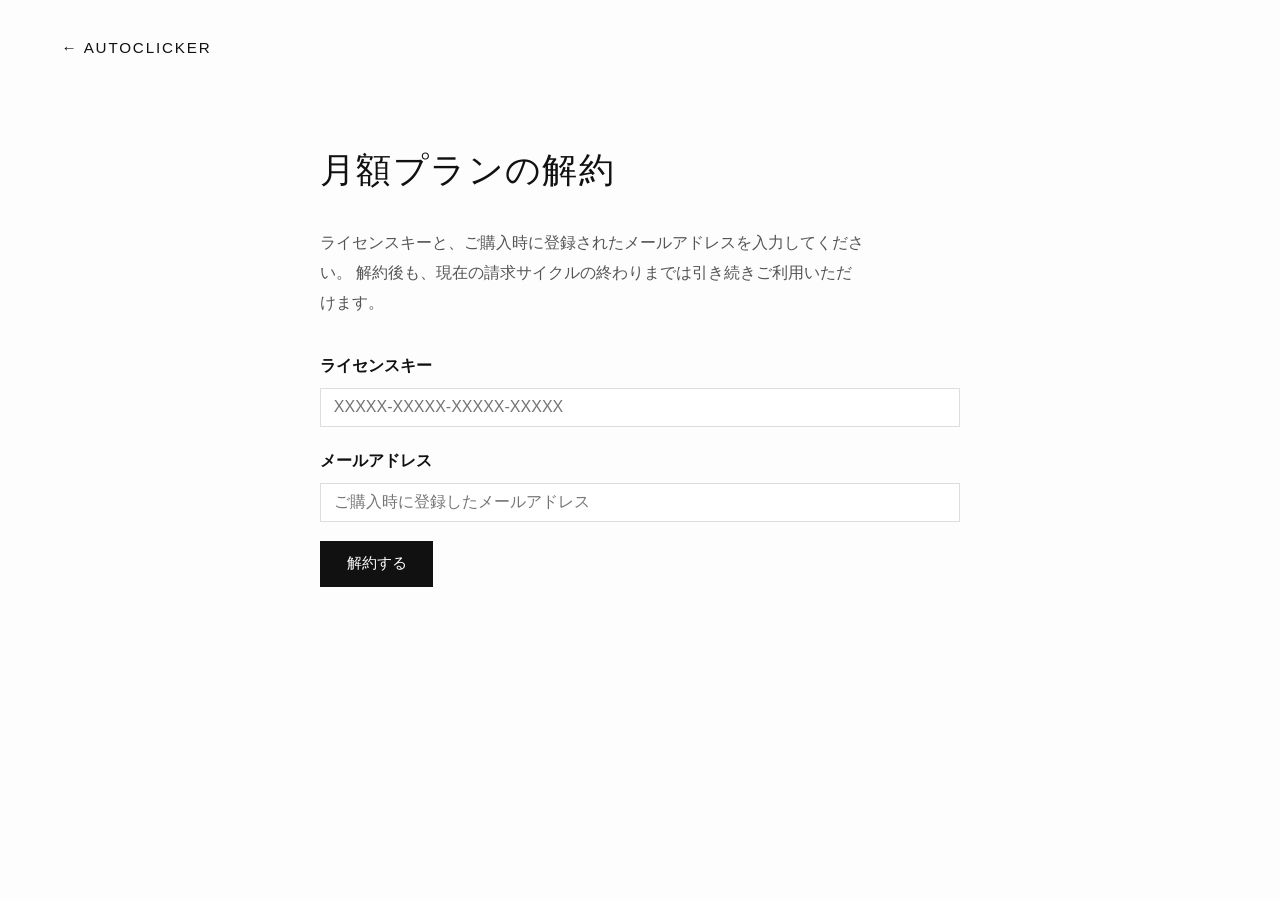
<file: autoclicker/manage/index.html>
<!doctype html>
<html lang="ja">
<head>
<meta charset="utf-8">
<meta name="viewport" content="width=device-width, initial-scale=1">
<!-- Google tag (gtag.js) -->
<script async src="https://www.googletagmanager.com/gtag/js?id=G-5VR844BE9Q"></script>
<script>
  window.dataLayer = window.dataLayer || [];
  function gtag(){dataLayer.push(arguments);}
  gtag('js', new Date());
  gtag('config', 'G-5VR844BE9Q');
</script>
<title>月額プランの解約｜AutoClicker｜CREATIVESITE</title>
<meta name="description" content="AutoClicker Pro版(月額)の解約手続きページ。">
<meta name="theme-color" content="#fdfdfd">
<meta name="robots" content="noindex">
<link rel="canonical" href="https://www.creativesite.jp/autoclicker/manage/">
<style>
  :root {
    --paper: #fdfdfd;
    --ink: #111;
    --sub: #555;
    --rule: #dcdddd;
    --link: #1c3fd0;
    --gutter: clamp(1.25rem, 4.8vw, 6rem);
    --thin: "Helvetica Neue", "Segoe UI", "Avenir Next", Helvetica, Arial, "Hiragino Sans", "Yu Gothic", sans-serif;
    --jp: "Hiragino Sans", "Hiragino Kaku Gothic ProN", "Yu Gothic", "YuGothic", "Noto Sans JP", Meiryo, sans-serif;
  }
  *, *::before, *::after { box-sizing: border-box; }
  body { margin: 0; background: var(--paper); color: var(--ink); font-family: var(--jp); line-height: 1.9; }
  a { color: var(--link); }
  .top { padding: 1.2rem var(--gutter); font-family: var(--thin); font-weight: 300; letter-spacing: .12em; text-transform: uppercase; font-size: .95rem; }
  .top a { color: var(--ink); text-decoration: none; }
  main { width: min(640px, 100% - 2.5rem); margin: 0 auto; padding: 1rem 0 5rem; }
  h1 { font-family: var(--thin); font-weight: 300; font-size: clamp(1.6rem, 4.5vw, 2.2rem); letter-spacing: .04em; }
  p.lead { color: var(--sub); max-width: 34em; }
  form { margin-top: 2rem; display: grid; gap: 1.2rem; }
  label { display: block; font-weight: 600; margin-bottom: .4rem; }
  input { width: 100%; font-family: inherit; font-size: 1rem; padding: .6rem .8rem; border: 1px solid var(--rule); }
  button { font-family: inherit; font-size: .95rem; padding: .7rem 1.6rem; border: 1px solid var(--ink); background: var(--ink); color: #fff; cursor: pointer; }
  button:disabled { opacity: .5; cursor: wait; }
  .status { margin-top: 1.2rem; padding: .9rem 1rem; border: 1px solid var(--rule); }
  .status.error { border-color: #b3261e; color: #b3261e; }
  .status.success { border-color: #1c7a3a; color: #1c7a3a; }
  .status[hidden] { display: none; }
</style>
</head>
<body>

<p class="top"><a href="/autoclicker/">&larr; AutoClicker</a></p>

<main>
  <h1>月額プランの解約</h1>
  <p class="lead">
    ライセンスキーと、ご購入時に登録されたメールアドレスを入力してください。
    解約後も、現在の請求サイクルの終わりまでは引き続きご利用いただけます。
  </p>

  <form id="cancel-form">
    <div>
      <label for="license-key">ライセンスキー</label>
      <input type="text" id="license-key" placeholder="XXXXX-XXXXX-XXXXX-XXXXX" autocomplete="off" required>
    </div>
    <div>
      <label for="customer-email">メールアドレス</label>
      <input type="email" id="customer-email" placeholder="ご購入時に登録したメールアドレス" autocomplete="email" required>
    </div>
    <div>
      <button type="submit" id="submit-btn">解約する</button>
    </div>
  </form>

  <p class="status" id="status" hidden></p>
</main>

<script>
(function () {
  var SUPABASE_URL = "https://xlkjvekoxaodfkmbeyej.supabase.co";
  var SUPABASE_ANON_KEY = "sb_publishable_Cx5jRWN41CB_34JM9XxlqQ_NkVeRV8g";

  var form = document.getElementById("cancel-form");
  var statusEl = document.getElementById("status");
  var submitBtn = document.getElementById("submit-btn");

  function showStatus(message, kind) {
    statusEl.textContent = message;
    statusEl.hidden = false;
    statusEl.classList.remove("error", "success");
    if (kind) statusEl.classList.add(kind);
  }

  form.addEventListener("submit", async function (ev) {
    ev.preventDefault();
    var licenseKey = document.getElementById("license-key").value.trim();
    var email = document.getElementById("customer-email").value.trim();
    if (!licenseKey || !email) return;

    if (!window.confirm("本当に解約しますか？現在の請求サイクルの終わりまではご利用いただけます。")) return;

    submitBtn.disabled = true;
    showStatus("処理しています…", null);

    try {
      var res = await fetch(SUPABASE_URL + "/functions/v1/cancel-subscription", {
        method: "POST",
        headers: {
          "Content-Type": "application/json",
          "Authorization": "Bearer " + SUPABASE_ANON_KEY,
          "apikey": SUPABASE_ANON_KEY,
        },
        body: JSON.stringify({ license_key: licenseKey, customer_email: email }),
      });
      var data = await res.json().catch(function () { return {}; });

      if (!data.ok) {
        showStatus(data.error || "処理に失敗しました。", "error");
        return;
      }
      showStatus(data.message || "解約を受け付けました。", "success");
      form.reset();
    } catch (err) {
      showStatus("通信に失敗しました。時間をおいて再度お試しください。", "error");
    } finally {
      submitBtn.disabled = false;
    }
  });
})();
</script>

</body>
</html>
</file>
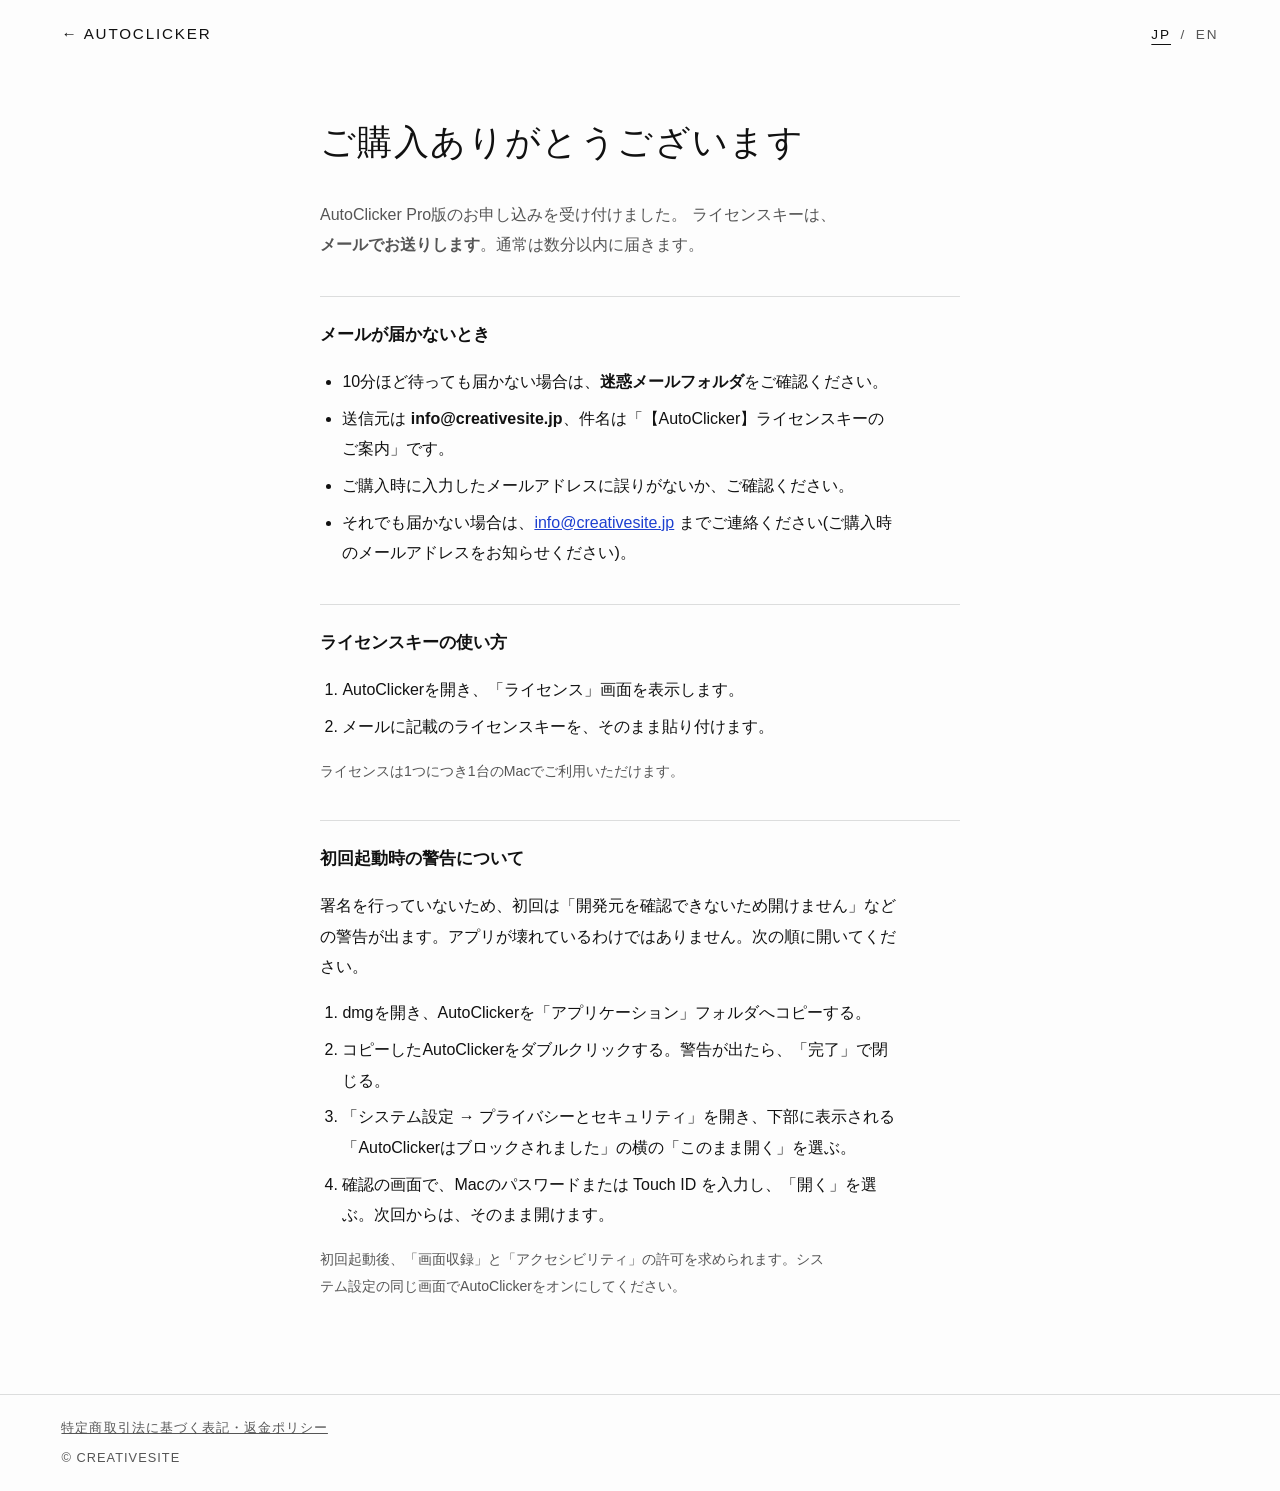
<file: autoclicker/thanks/index.html>
<!doctype html>
<html lang="ja">
<head>
<meta charset="utf-8">
<meta name="viewport" content="width=device-width, initial-scale=1">
<!-- Google tag (gtag.js) -->
<script async src="https://www.googletagmanager.com/gtag/js?id=G-5VR844BE9Q"></script>
<script>
  window.dataLayer = window.dataLayer || [];
  function gtag(){dataLayer.push(arguments);}
  gtag('js', new Date());
  gtag('config', 'G-5VR844BE9Q');
</script>
<title>ご購入ありがとうございます｜AutoClicker｜CREATIVESITE</title>
<meta name="description" content="AutoClicker Pro版のご購入後のご案内。ライセンスキーはメールでお送りします。">
<meta name="theme-color" content="#fdfdfd">
<meta name="robots" content="noindex">
<link rel="canonical" href="https://www.creativesite.jp/autoclicker/thanks/">
<link rel="stylesheet" href="/assets/i18n.css">
<style>
  :root {
    --paper: #fdfdfd;
    --ink: #111;
    --sub: #555;
    --rule: #dcdddd;
    --link: #1c3fd0;
    --gutter: clamp(1.25rem, 4.8vw, 6rem);
    --thin: "Helvetica Neue", "Segoe UI", "Avenir Next", Helvetica, Arial, "Hiragino Sans", "Yu Gothic", sans-serif;
    --jp: "Hiragino Sans", "Hiragino Kaku Gothic ProN", "Yu Gothic", "YuGothic", "Noto Sans JP", Meiryo, sans-serif;
  }
  *, *::before, *::after { box-sizing: border-box; }
  body { margin: 0; background: var(--paper); color: var(--ink); font-family: var(--jp); line-height: 1.9; }
  a { color: var(--link); }
  :focus-visible { outline: 3px solid #e0a800; outline-offset: 3px; }
  .top { padding: 1.2rem var(--gutter); font-family: var(--thin); font-weight: 300; letter-spacing: .12em; text-transform: uppercase; font-size: .95rem; }
  .top a { color: var(--ink); text-decoration: none; }
  main { width: min(640px, 100% - 2.5rem); margin: 0 auto; padding: 1rem 0 5rem; }
  h1 { font-family: var(--thin); font-weight: 300; font-size: clamp(1.6rem, 4.5vw, 2.2rem); letter-spacing: .04em; }
  h2 { margin: 2.2rem 0 .6rem; padding-top: 1.4rem; border-top: 1px solid var(--rule); font-size: 1.05rem; font-weight: 600; }
  p.lead { color: var(--sub); max-width: 34em; }
  p, li { line-break: strict; text-wrap: pretty; }
  ol, ul { padding-left: 1.4em; }
  li + li { margin-top: .4rem; }
  .note { font-size: .88rem; color: var(--sub); }
  p, ol, ul { max-width: 36em; }
  footer { border-top: 1px solid var(--rule); padding: 1.3rem var(--gutter); font-family: var(--thin); font-weight: 300; font-size: .8rem; letter-spacing: .08em; color: var(--sub); }
  footer p { margin: 0; }
  footer p + p { margin-top: .4rem; }
  footer a { color: var(--sub); }
</style>
</head>
<body>

<div class="top topbar"><a href="/autoclicker/">&larr; AutoClicker</a><div class="lang" data-lang-switch></div></div>

<main data-i18n="main">
  <h1>ご購入ありがとうございます</h1>
  <p class="lead">
    AutoClicker Pro版のお申し込みを受け付けました。
    ライセンスキーは、<strong>メールでお送りします</strong>。通常は数分以内に届きます。
  </p>

  <h2>メールが届かないとき</h2>
  <ul>
    <li>10分ほど待っても届かない場合は、<strong>迷惑メールフォルダ</strong>をご確認ください。</li>
    <li>送信元は <strong>info@creativesite.jp</strong>、件名は「【AutoClicker】ライセンスキーのご案内」です。</li>
    <li>ご購入時に入力したメールアドレスに誤りがないか、ご確認ください。</li>
    <li>それでも届かない場合は、<a href="mailto:info@creativesite.jp">info@creativesite.jp</a> までご連絡ください(ご購入時のメールアドレスをお知らせください)。</li>
  </ul>

  <h2>ライセンスキーの使い方</h2>
  <ol>
    <li>AutoClickerを開き、「ライセンス」画面を表示します。</li>
    <li>メールに記載のライセンスキーを、そのまま貼り付けます。</li>
  </ol>
  <p class="note">ライセンスは1つにつき1台のMacでご利用いただけます。</p>

  <h2>初回起動時の警告について</h2>
  <p>
    署名を行っていないため、初回は「開発元を確認できないため開けません」などの警告が出ます。アプリが壊れているわけではありません。次の順に開いてください。
  </p>
  <ol>
    <li>dmgを開き、AutoClickerを「アプリケーション」フォルダへコピーする。</li>
    <li>コピーしたAutoClickerをダブルクリックする。警告が出たら、「完了」で閉じる。</li>
    <li>「システム設定 → プライバシーとセキュリティ」を開き、下部に表示される「AutoClickerはブロックされました」の横の「このまま開く」を選ぶ。</li>
    <li>確認の画面で、Macのパスワードまたは Touch ID を入力し、「開く」を選ぶ。次回からは、そのまま開けます。</li>
  </ol>
  <p class="note">初回起動後、「画面収録」と「アクセシビリティ」の許可を求められます。システム設定の同じ画面でAutoClickerをオンにしてください。</p>
</main>

<footer>
  <p><a href="/autoclicker/legal/" data-i18n="foot.legal">特定商取引法に基づく表記・返金ポリシー</a></p>
  <p>&copy; CREATIVESITE</p>
</footer>

<script>
/* 英語の文章(日本語はページに書かれている内容をそのまま使う) */
window.I18N_EN = {
  "title": "Thank You for Your Purchase | AutoClicker | CREATIVESITE",
  "desc": "What happens after purchasing AutoClicker Pro. Your license key will be sent by email.",
  "foot.legal": "Legal Notice &amp; Refund Policy",
  "main": "\n  <h1>Thank you for your purchase<\/h1>\n  <p class=\"lead\">\n    We have received your order for AutoClicker Pro.\n    Your license key will be <strong>sent by email<\/strong>, usually within a few minutes.\n    <strong>Please note: the license key email will be sent in Japanese.<\/strong>\n  <\/p>\n\n  <h2>If the email does not arrive<\/h2>\n  <ul>\n    <li>If it has not arrived after about 10 minutes, please check your <strong>spam folder<\/strong>.<\/li>\n    <li>It is sent from <strong>info@creativesite.jp<\/strong> with the subject “【AutoClicker】ライセンスキーのご案内” (Your AutoClicker license key).<\/li>\n    <li>Please check that the email address you entered at purchase is correct.<\/li>\n    <li>If it still does not arrive, please contact <a href=\"mailto:info@creativesite.jp\">info@creativesite.jp<\/a> (include the email address you used at purchase).<\/li>\n  <\/ul>\n\n  <h2>Using your license key<\/h2>\n  <ol>\n    <li>Open AutoClicker and go to the “License” (ライセンス) screen.<\/li>\n    <li>Paste the license key from the email as is.<\/li>\n  <\/ol>\n  <p class=\"note\">Each license can be used on one Mac.<\/p>\n\n  <h2>About the warning on first launch<\/h2>\n  <p>\n    Because the app is not signed, macOS shows a warning the first time you open it (for example, that Apple could not verify AutoClicker). The app is not damaged. Open it as follows.\n  <\/p>\n  <ol>\n    <li>Open the dmg and copy AutoClicker to the Applications folder.<\/li>\n        <li>Double-click the copied AutoClicker. When the warning appears, close it with “Done”.<\/li>\n        <li>Open System Settings → Privacy &amp; Security, scroll to the bottom, and click “Open Anyway” next to the message saying AutoClicker was blocked.<\/li>\n        <li>On the confirmation screen, enter your Mac password or use Touch ID, then choose “Open Anyway”. From then on, it opens normally.<\/li>\n  <\/ol>\n  <p class=\"note\">After the first launch, you will be asked to allow Screen Recording and Accessibility. Turn AutoClicker on in System Settings → Privacy &amp; Security.<\/p>\n"
};
</script>
<script src="/assets/i18n.js"></script>
</body>
</html>
</file>
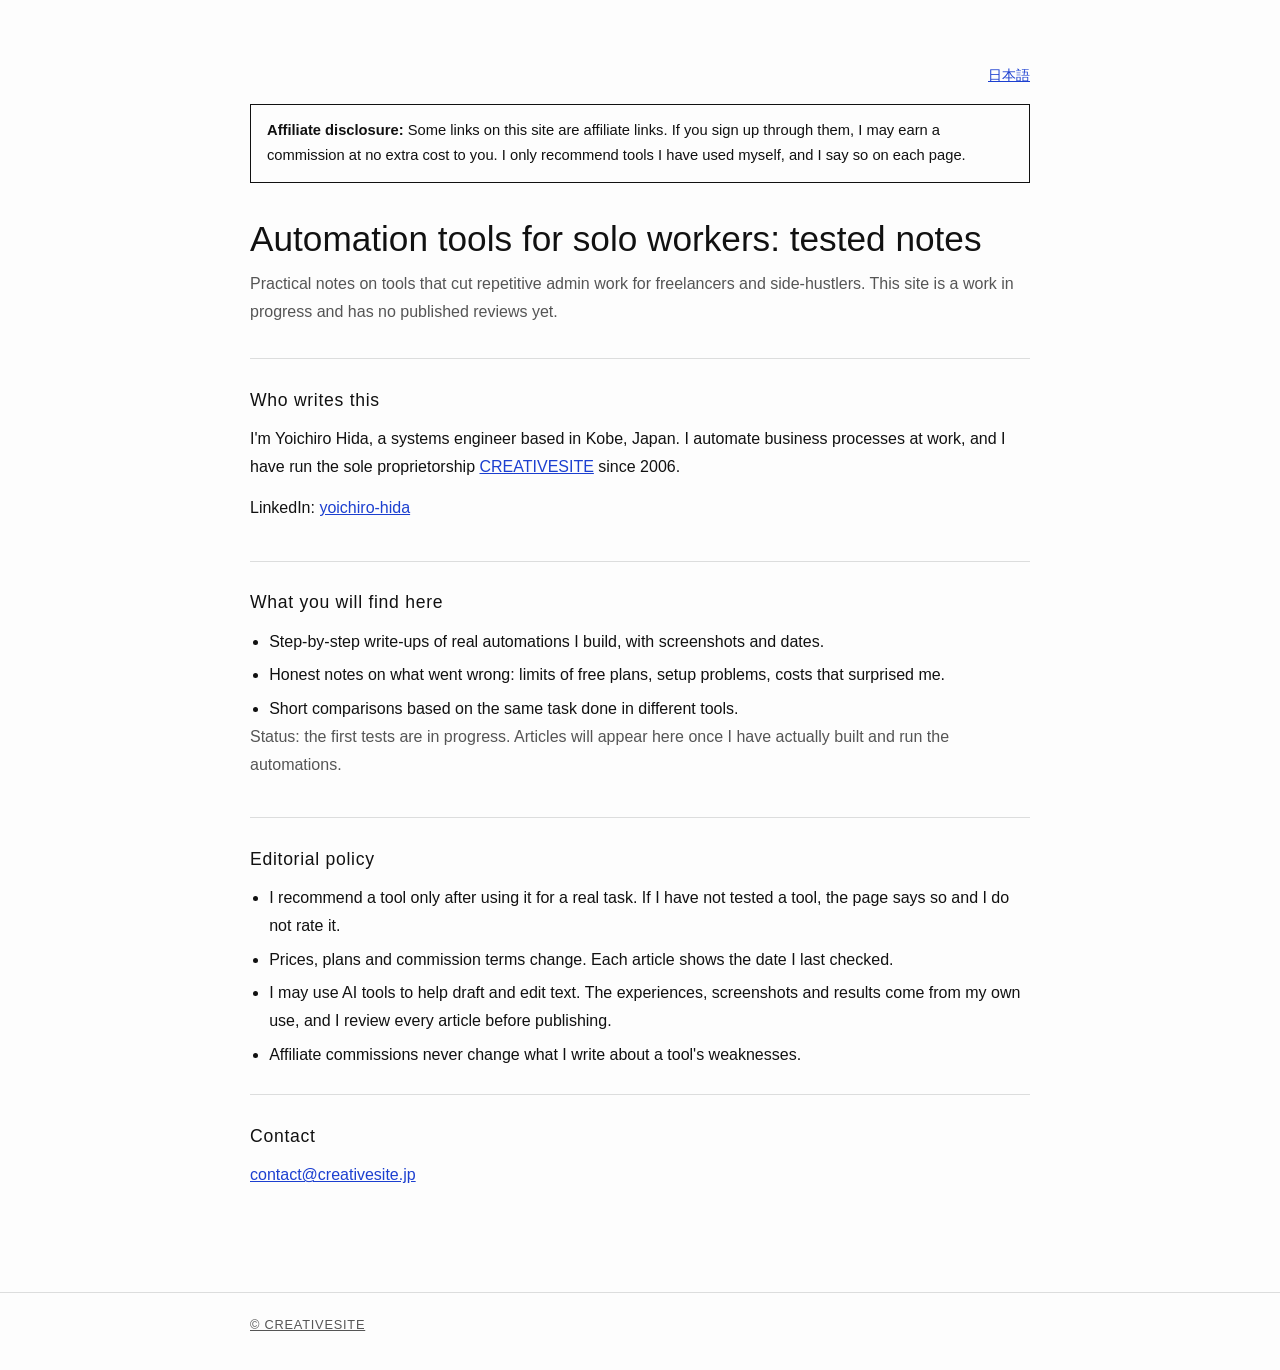
<file: en/tools/index.html>
<!doctype html>
<html lang="en">
<head>
<meta charset="utf-8">
<meta name="viewport" content="width=device-width, initial-scale=1">
<!-- Google tag (gtag.js) -->
<script async src="https://www.googletagmanager.com/gtag/js?id=G-5VR844BE9Q"></script>
<script>
  window.dataLayer = window.dataLayer || [];
  function gtag(){dataLayer.push(arguments);}
  gtag('js', new Date());
  gtag('config', 'G-5VR844BE9Q');
</script>
<title>Automation Tools for Solo Workers — Tested Notes | CREATIVESITE</title>
<meta name="description" content="Hands-on notes on tools that cut repetitive admin work for freelancers and side-hustlers. Written by a working systems engineer in Japan. Work in progress.">
<!-- Keep out of search results until there are real, tested articles. Remove this line then. -->
<meta name="robots" content="noindex,nofollow">
<meta name="theme-color" content="#fdfdfd">
<link rel="canonical" href="https://www.creativesite.jp/en/tools/">
<link rel="alternate" hreflang="en" href="https://www.creativesite.jp/en/tools/">
<link rel="alternate" hreflang="ja" href="https://www.creativesite.jp/tools/">
<style>
  :root {
    --paper: #fdfdfd; --ink: #111; --sub: #555; --rule: #dcdddd; --link: #1c3fd0;
    --thin: "Helvetica Neue", "Segoe UI", "Avenir Next", Helvetica, Arial, sans-serif;
  }
  *, *::before, *::after { box-sizing: border-box; }
  html { -webkit-text-size-adjust: 100%; }
  body { margin: 0; background: var(--paper); color: var(--ink); font-family: var(--thin); line-height: 1.75; }
  a { color: var(--link); }
  :focus-visible { outline: 3px solid #e0a800; outline-offset: 3px; }
  main { width: min(780px, 100% - 2.5rem); margin: 0 auto; padding: clamp(2rem, 7vw, 4rem) 0; }
  .disclosure { margin: 0 0 2rem; padding: .8rem 1rem; border: 1px solid var(--ink); font-size: .92rem; }
  h1 { margin: 0 0 .5rem; font-weight: 300; font-size: clamp(1.5rem, 4.5vw, 2.2rem); line-height: 1.35; }
  .lead { margin: 0 0 2rem; color: var(--sub); }
  section { padding: 1.6rem 0; border-top: 1px solid var(--rule); }
  h2 { margin: 0 0 .6rem; font-weight: 400; font-size: 1.1rem; letter-spacing: .04em; }
  p { margin: 0 0 .8rem; }
  ul { margin: 0; padding-left: 1.2rem; }
  li + li { margin-top: .35rem; }
  .status { color: var(--sub); }
  .lang { text-align: right; font-size: .85rem; margin: 0 0 1rem; }
  footer { border-top: 1px solid var(--rule); padding: 1.3rem 0; font-size: .8rem; letter-spacing: .06em; color: var(--sub); }
  footer .in { width: min(780px, 100% - 2.5rem); margin: 0 auto; }
  footer a { color: var(--sub); }
</style>
</head>
<body>
<main>
  <p class="lang"><a href="/tools/" hreflang="ja">日本語</a></p>

  <p class="disclosure"><strong>Affiliate disclosure:</strong> Some links on this site are affiliate links. If you sign up through them, I may earn a commission at no extra cost to you. I only recommend tools I have used myself, and I say so on each page.</p>

  <h1>Automation tools for solo workers: tested notes</h1>
  <p class="lead">Practical notes on tools that cut repetitive admin work for freelancers and side-hustlers. This site is a work in progress and has no published reviews yet.</p>

  <section>
    <h2>Who writes this</h2>
    <p>I'm Yoichiro Hida, a systems engineer based in Kobe, Japan. I automate business processes at work, and I have run the sole proprietorship <a href="/">CREATIVESITE</a> since 2006.</p>
    <p>LinkedIn: <a href="https://www.linkedin.com/in/yoichiro-hida-505474450" rel="me noopener" target="_blank">yoichiro-hida</a></p>
  </section>

  <section>
    <h2>What you will find here</h2>
    <ul>
      <li>Step-by-step write-ups of real automations I build, with screenshots and dates.</li>
      <li>Honest notes on what went wrong: limits of free plans, setup problems, costs that surprised me.</li>
      <li>Short comparisons based on the same task done in different tools.</li>
    </ul>
    <p class="status">Status: the first tests are in progress. Articles will appear here once I have actually built and run the automations.</p>
  </section>

  <section>
    <h2>Editorial policy</h2>
    <ul>
      <li>I recommend a tool only after using it for a real task. If I have not tested a tool, the page says so and I do not rate it.</li>
      <li>Prices, plans and commission terms change. Each article shows the date I last checked.</li>
      <li>I may use AI tools to help draft and edit text. The experiences, screenshots and results come from my own use, and I review every article before publishing.</li>
      <li>Affiliate commissions never change what I write about a tool's weaknesses.</li>
    </ul>
  </section>

  <section>
    <h2>Contact</h2>
    <p><a href="mailto:contact@creativesite.jp">contact@creativesite.jp</a></p>
  </section>
</main>

<footer>
  <div class="in"><p><a href="/">&copy; CREATIVESITE</a></p></div>
</footer>
</body>
</html>
</file>
<file: assets/i18n.css>
/* CREATIVESITE JP / EN 切り替えボタン(/assets/i18n.js と組で使う) */
.lang {
  display: flex; align-items: center; gap: .15rem;
  font-family: var(--thin); font-weight: 300; font-size: .85rem; letter-spacing: .14em;
  color: var(--sub); text-transform: none; line-height: 1;
}
.lang button {
  font: inherit; letter-spacing: inherit; color: inherit; background: none; border: 0;
  padding: .55rem .45rem; margin: 0; cursor: pointer; line-height: 1; min-width: 0;
}
.lang button[aria-pressed="true"] {
  color: var(--ink); text-decoration: underline; text-underline-offset: .35em;
  text-decoration-thickness: 1px; cursor: default;
}
.lang button:hover { color: var(--ink); }

/* 下層ページの上部: 左に戻るリンク、右に JP / EN */
.topbar { display: flex; justify-content: space-between; align-items: center; gap: 1rem; }
.topbar .lang { margin-right: -.45rem; }

/* 英語のときは、欧文の細い書体を本文にも使う */
html[lang="en"] body { font-family: var(--thin); }
</file>
